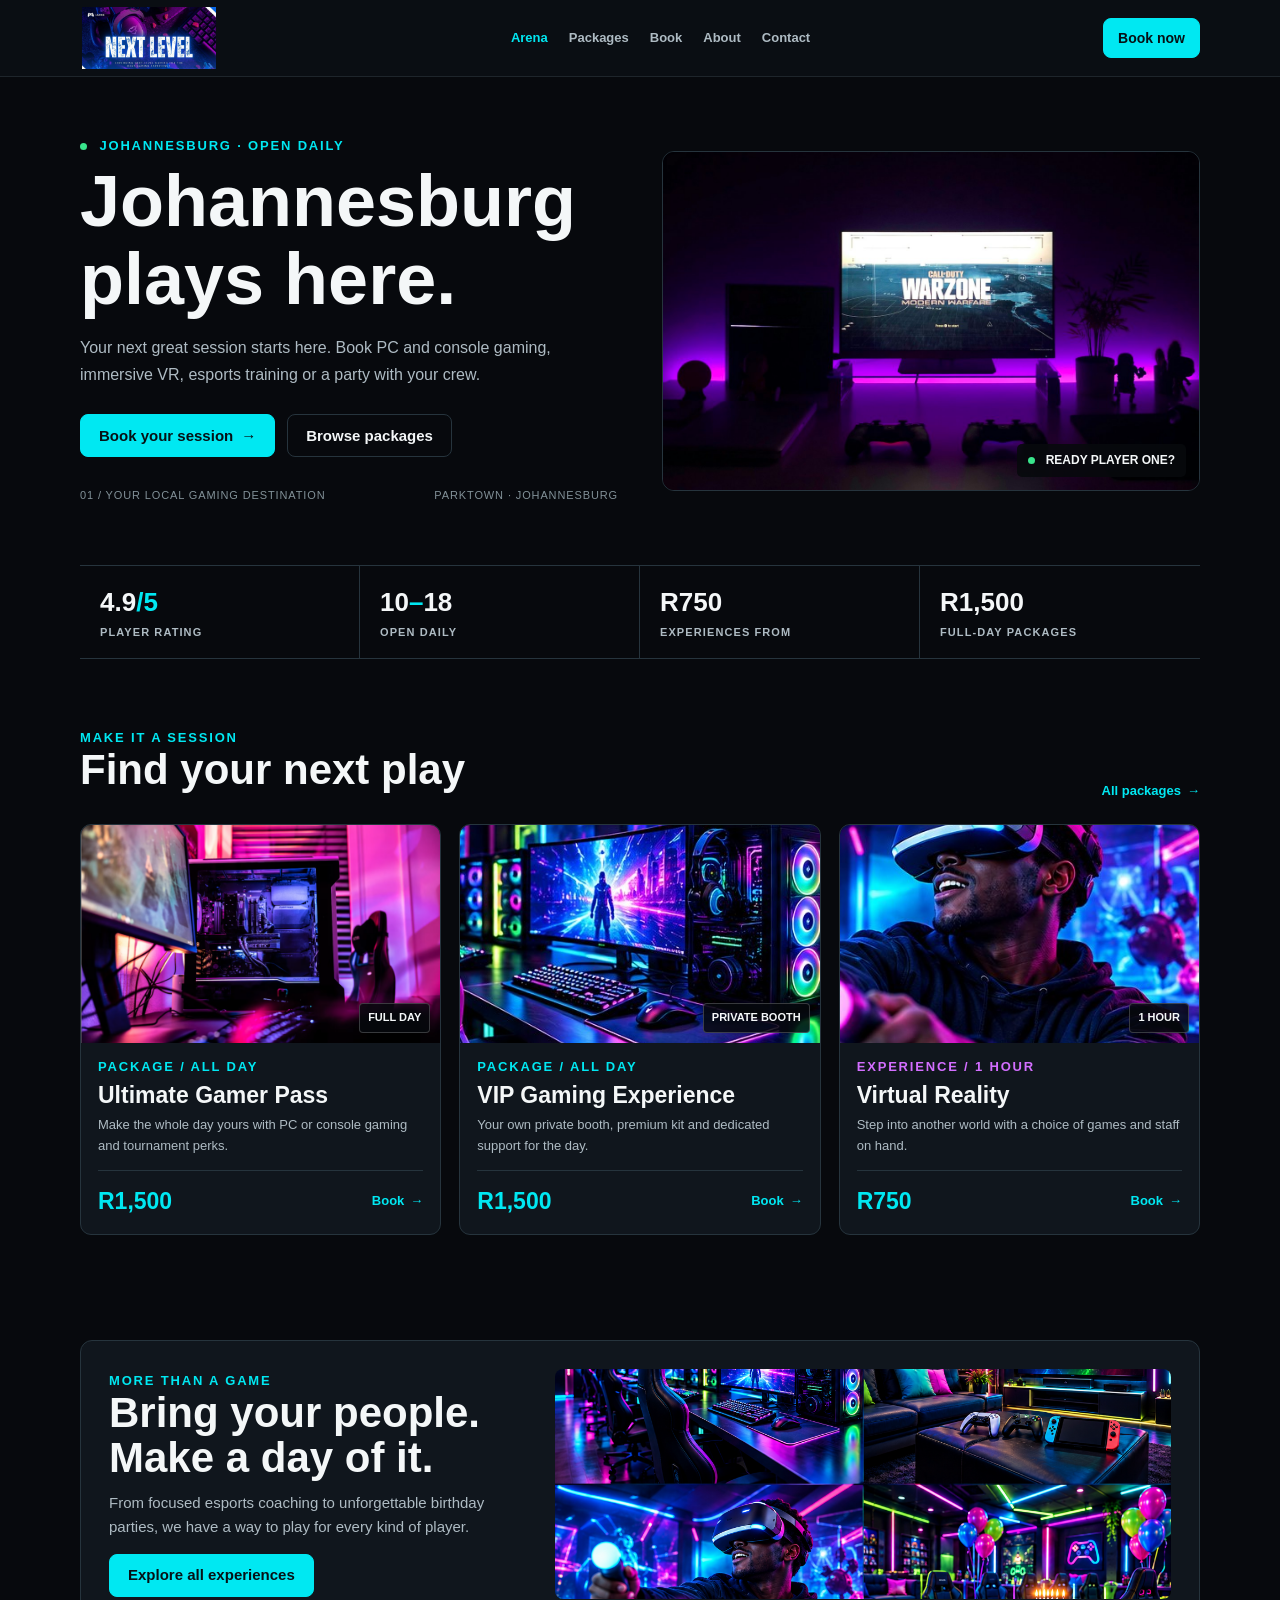
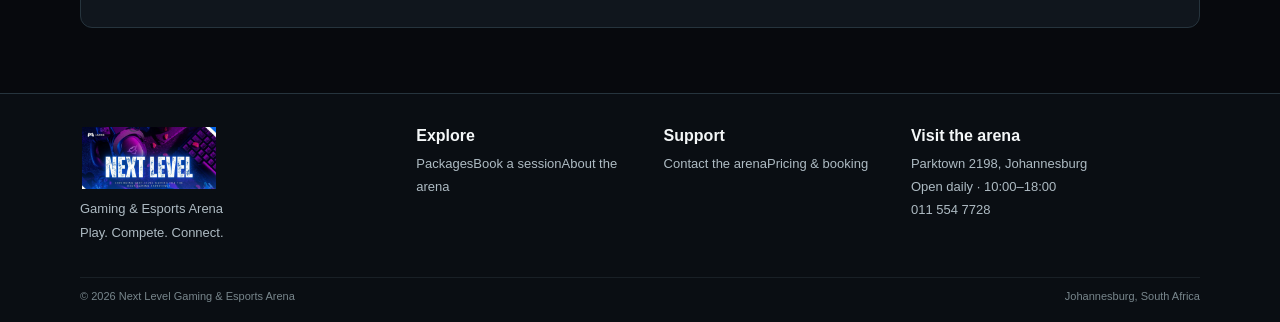
<file: index.html>
<!doctype html>
<html lang="en">
<head>
  <link rel="stylesheet" href="style.css">
  <meta charset="utf-8">
  <meta name="viewport" content="width=device-width, initial-scale=1">
  <meta name="theme-color" content="#07090d">
  <meta name="description" content="Play, compete and connect at Next Level Gaming & Esports Arena in Johannesburg.">
  <title>Next Level Gaming &amp; Esports Arena | Johannesburg</title>
  <link rel="preconnect" href="https://fonts.googleapis.com">
  <link rel="preconnect" href="https://fonts.gstatic.com" crossorigin>
  <script src="js/script.js" defer></script>
</head>
<body>
  <a class="skip-link" href="#main">Skip to content</a>
  <header class="site-header">
    <div class="container header-inner">
      <a class="brand" href="index.html" aria-label="Next Level Arena home"><img class="brand-logo" src="assets/next-level-logo.png" alt="Next Level Gaming"></a>
      <button class="menu-toggle" type="button" aria-expanded="false" aria-controls="site-nav">Menu</button>
      <nav class="site-nav" id="site-nav" aria-label="Main navigation">
        <a href="index.html" aria-current="page">Arena</a><a href="packages.html">Packages</a><a href="fees.html">Book</a><a href="about.html">About</a><a href="contact.html">Contact</a>
      </nav>
      <div class="header-actions"><a class="button button-primary button-small" href="fees.html">Book now</a></div>
    </div>
  </header>

  <main id="main">
    <section class="container hero">
      <div class="hero-copy">
        <p class="eyebrow"><span class="status-dot"></span> JOHANNESBURG · OPEN DAILY</p>
        <h1>Johannesburg<br>plays here.</h1>
        <p class="lead">Your next great session starts here. Book PC and console gaming, immersive VR, esports training or a party with your crew.</p>
        <div class="button-row"><a class="button button-primary" href="fees.html">Book your session <span aria-hidden="true">→</span></a><a class="button button-outline" href="packages.html">Browse packages</a></div>
        <div class="hero-note"><span>01 / YOUR LOCAL GAMING DESTINATION</span><span>PARKTOWN · JOHANNESBURG</span></div>
      </div>
      <div class="hero-art">
        <img src="assets/gaming-setup.jpg" alt="Neon-lit gaming station at Next Level Arena">
        <div class="image-caption"><span class="status-dot"></span> READY PLAYER ONE?</div>
      </div>
    </section>

    <section class="container quick-facts" aria-label="Arena information">
      <div><strong>4.9<span class="accent">/5</span></strong><span>PLAYER RATING</span></div>
      <div><strong>10<span class="accent">–</span>18</strong><span>OPEN DAILY</span></div>
      <div><strong>R750</strong><span>EXPERIENCES FROM</span></div>
      <div><strong>R1,500</strong><span>FULL-DAY PACKAGES</span></div>
    </section>

    <section class="container section-block">
      <div class="section-heading"><div><p class="eyebrow">MAKE IT A SESSION</p><h2>Find your next play</h2></div><a class="text-link" href="packages.html">All packages <span aria-hidden="true">→</span></a></div>
      <div class="package-grid package-grid-home">
        <article class="package-card">
          <a class="package-image" href="fees.html?package=gamer-pass"><img src="assets/gamerpass.jpg" alt="High-performance PC gaming station"><span class="image-tag">FULL DAY</span></a>
          <div class="package-content"><p class="eyebrow">PACKAGE <span class="divider">/</span> ALL DAY</p><h3>Ultimate Gamer Pass</h3><p>Make the whole day yours with PC or console gaming and tournament perks.</p><div class="card-bottom"><strong class="price">R1,500</strong><a class="text-link" href="fees.html?package=gamer-pass">Book <span aria-hidden="true">→</span></a></div></div>
        </article>
        <article class="package-card">
          <a class="package-image" href="fees.html?package=vip"><img src="assets/pc-gaming.jpg" alt="Premium gaming PC and peripherals"><span class="image-tag">PRIVATE BOOTH</span></a>
          <div class="package-content"><p class="eyebrow">PACKAGE <span class="divider">/</span> ALL DAY</p><h3>VIP Gaming Experience</h3><p>Your own private booth, premium kit and dedicated support for the day.</p><div class="card-bottom"><strong class="price">R1,500</strong><a class="text-link" href="fees.html?package=vip">Book <span aria-hidden="true">→</span></a></div></div>
        </article>
        <article class="package-card">
          <a class="package-image" href="fees.html?package=vr"><img src="assets/vr-experience.jpg" alt="Player immersed in a virtual reality game"><span class="image-tag">1 HOUR</span></a>
          <div class="package-content"><p class="eyebrow eyebrow-purple">EXPERIENCE <span class="divider">/</span> 1 HOUR</p><h3>Virtual Reality</h3><p>Step into another world with a choice of games and staff on hand.</p><div class="card-bottom"><strong class="price price-purple">R750</strong><a class="text-link" href="fees.html?package=vr">Book <span aria-hidden="true">→</span></a></div></div>
        </article>
      </div>
    </section>

    <section class="container feature-band">
      <div><p class="eyebrow">MORE THAN A GAME</p><h2>Bring your people.<br>Make a day of it.</h2><p>From focused esports coaching to unforgettable birthday parties, we have a way to play for every kind of player.</p><a class="button button-primary" href="packages.html">Explore all experiences</a></div>
      <img src="assets/package-promos.png" alt="PC gaming, console, VR and party experiences at Next Level Arena">
    </section>
  </main>

  <footer class="site-footer"><div class="container footer-grid">
    <div><a class="brand" href="index.html"><img class="brand-logo" src="assets/next-level-logo.png" alt="Next Level Gaming"></a><p>Gaming &amp; Esports Arena<br>Play. Compete. Connect.</p></div>
    <nav aria-label="Explore"><h2>Explore</h2><a href="packages.html">Packages</a><a href="fees.html">Book a session</a><a href="about.html">About the arena</a></nav>
    <nav aria-label="Support"><h2>Support</h2><a href="contact.html">Contact the arena</a><a href="fees.html">Pricing &amp; booking</a></nav>
    <address><h2>Visit the arena</h2>Parktown 2198, Johannesburg<br>Open daily · 10:00–18:00<br><a href="tel:+27115547728">011 554 7728</a></address>
  </div><div class="container footer-bottom"><span>© 2026 Next Level Gaming &amp; Esports Arena</span><span>Johannesburg, South Africa</span></div></footer>
</body>
</html>
</file>
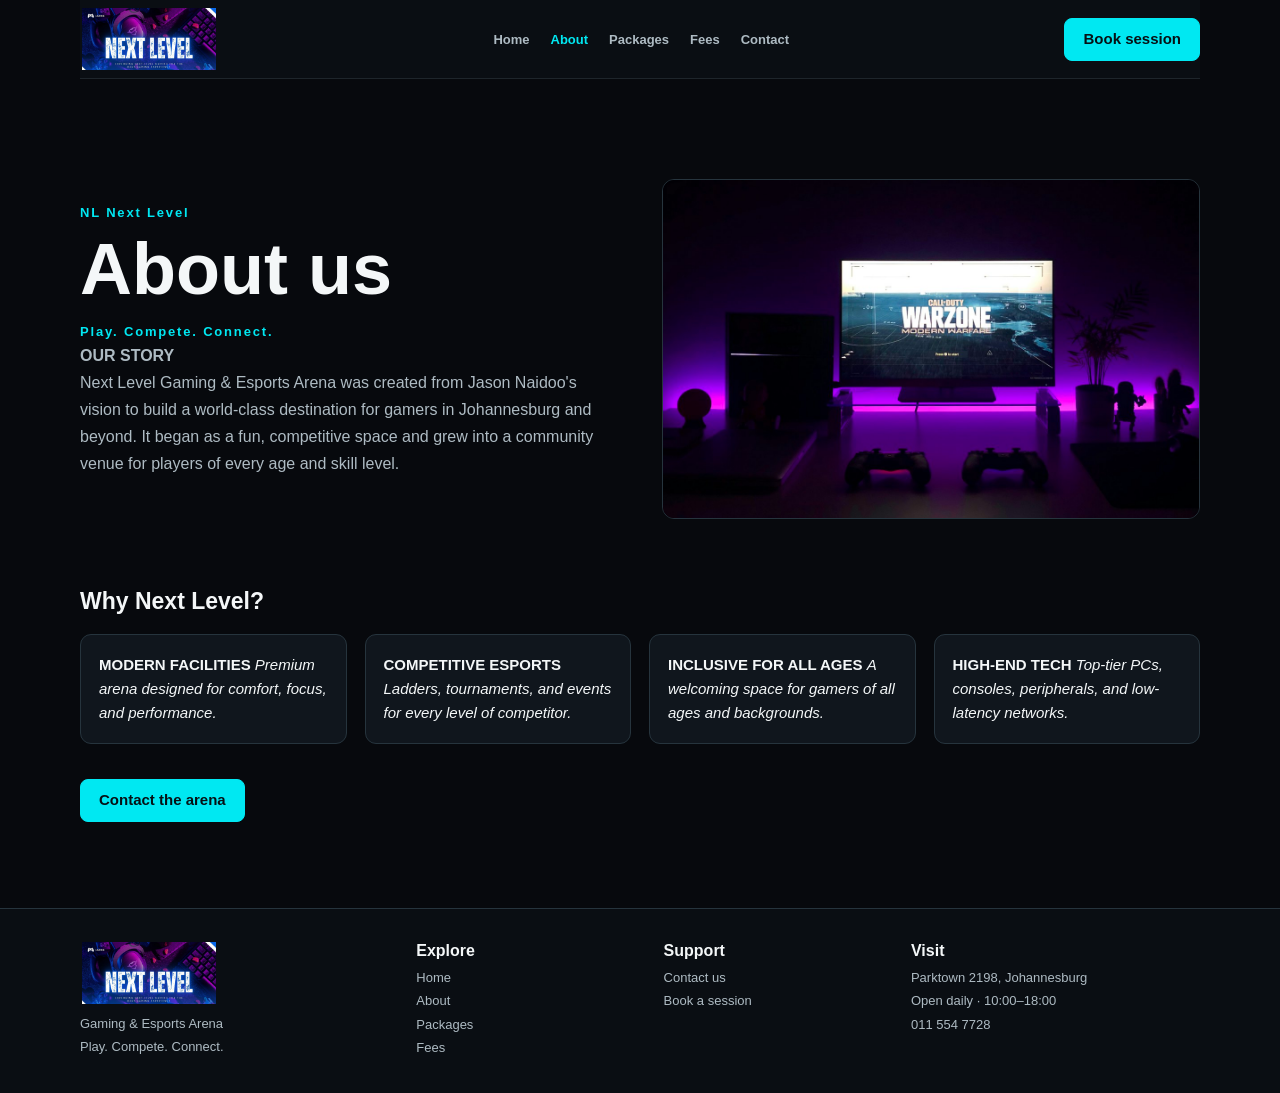
<file: about.html>
<!DOCTYPE html>
<html lang="en">
<head>
<link rel="stylesheet" href="style.css">
<meta charset="UTF-8">
<meta name="viewport" content="width=device-width, initial-scale=1">
<title>About us — Next Level Arena</title>
<link rel="preconnect" href="https://fonts.googleapis.com">
<link rel="preconnect" href="https://fonts.gstatic.com" crossorigin>

<script src="js/script.js" defer></script>
</head>
<body>
<a class="skip-link" href="#main">Skip to content</a>

<header class="site-header container">
  <a class="logo" href="index.html" aria-label="Next Level Arena home"><img class="brand-logo" src="assets/next-level-logo.png" alt="Next Level Gaming"></a>
  <nav class="main-nav" aria-label="Main">
    <ul>
      <li><a href="index.html">Home</a></li>
      <li><a href="about.html" aria-current="page">About</a></li>
      <li><a href="packages.html">Packages</a></li>
      <li><a href="fees.html">Fees</a></li>
      <li><a href="contact.html">Contact</a></li>
    </ul>
  </nav>
  <div class="header-actions">
    <a class="btn btn-primary" href="fees.html">Book session</a>
  </div>
</header>

<!-- Arena story and highlights. -->
<main id="main" class="container">

  <section class="hero">
    <div>
      <p class="eyebrow">NL Next Level</p>
      <h1>About us</h1>
      <p class="eyebrow">Play. Compete. Connect.</p>
      <p class="lead">
        <strong>OUR STORY</strong><br>
        Next Level Gaming &amp; Esports Arena was created from Jason Naidoo's vision to build a world-class destination for gamers in Johannesburg and beyond. It began as a fun, competitive space and grew into a community venue for players of every age and skill level.</p>
    </div>
    <img src="assets/gaming-setup.jpg" alt="Gaming setup at Next Level Arena">
  </section>

  <h3>Why Next Level?</h3>
  <div class="grid grid-4">
    <div class="card">
      <b>MODERN FACILITIES</b>
      <i>Premium arena designed for comfort, focus, and performance.</i>
    </div>
    <div class="card">
      <b>COMPETITIVE ESPORTS</b>
      <i>Ladders, tournaments, and events for every level of competitor.</i>
    </div>
    <div class="card">
      <b>INCLUSIVE FOR ALL AGES</b>
      <i>A welcoming space for gamers of all ages and backgrounds.</i>
    </div>
    <div class="card">
      <b>HIGH-END TECH</b>
      <i>Top-tier PCs, consoles, peripherals, and low-latency networks.</i>
    </div>
  </div>

  <div>
    <a class="btn btn-primary" href="contact.html">Contact the arena</a>
  </div>

</main>

<footer class="site-footer">
  <div class="container footer-grid">
    <div>
      <a class="logo" href="index.html" aria-label="Next Level Arena home"><img class="brand-logo" src="assets/next-level-logo.png" alt="Next Level Gaming"></a>
      <p>Gaming &amp; Esports Arena<br>Play. Compete. Connect.</p>
    </div>
    <nav aria-label="Explore">
      <h4>Explore</h4>
      <ul>
        <li><a href="index.html">Home</a></li>
        <li><a href="about.html">About</a></li>
        <li><a href="packages.html">Packages</a></li>
        <li><a href="fees.html">Fees</a></li>
      </ul>
    </nav>
    <nav aria-label="Support">
      <h4>Support</h4>
      <ul>
        <li><a href="contact.html">Contact us</a></li>
        <li><a href="fees.html">Book a session</a></li>
      </ul>
    </nav>
    <address>
      <h4>Visit</h4>
      Parktown 2198, Johannesburg<br>
      Open daily · 10:00–18:00<br>
      <a href="tel:+27115547728">011 554 7728</a>
    </address>
  </div>
</footer>
</body>
</html>
</file>
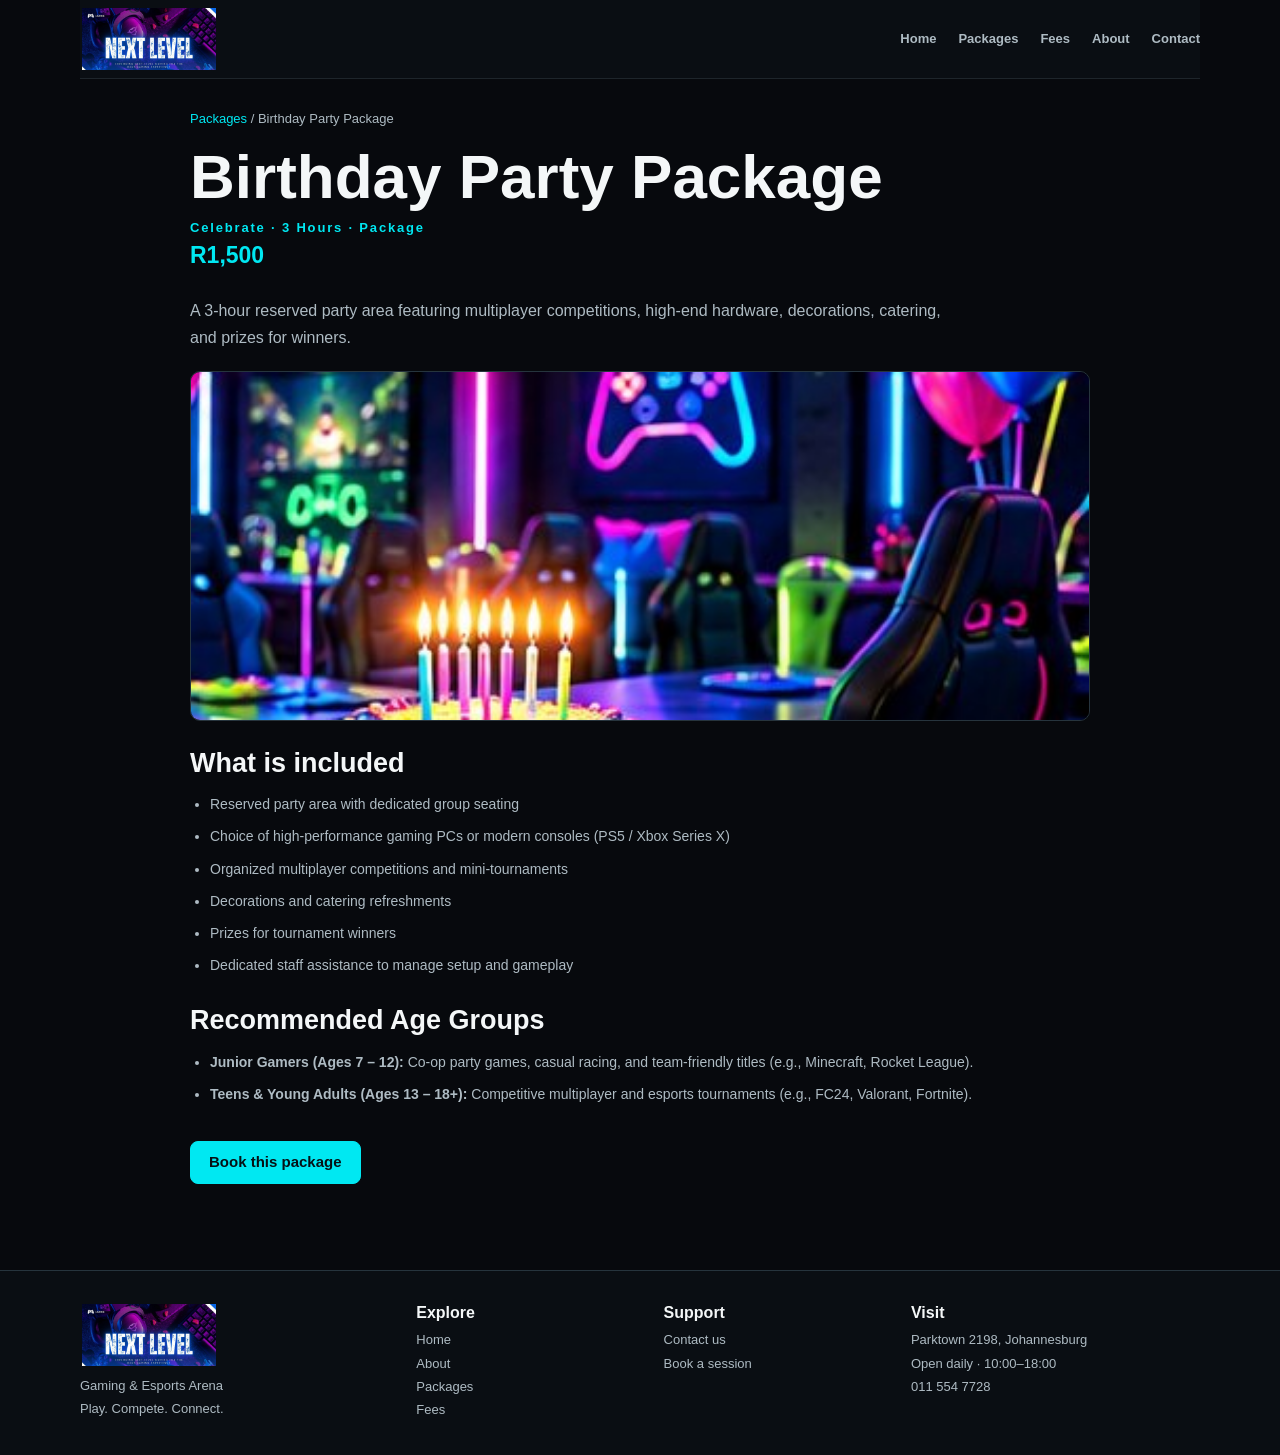
<file: Birthday Party package.html>
<!DOCTYPE html>
<html lang="en">
<head>
  <link rel="stylesheet" href="style.css">
  <meta charset="utf-8" />
  <meta name="viewport" content="width=device-width, initial-scale=1" />
  <title>Birthday Party Package | Next Level</title>
  <link rel="preconnect" href="https://fonts.googleapis.com">
  <link rel="preconnect" href="https://fonts.gstatic.com" crossorigin>
  <script src="js/script.js" defer></script>
</head>
<body>
  <!-- Site header provides links back to the main sections of the website. -->
  <a class="skip-link" href="#main">Skip to content</a>
  <header class="site-header container">
    <a class="logo" href="index.html" aria-label="Next Level Arena home"><img class="brand-logo" src="assets/next-level-logo.png" alt="Next Level Gaming"></a>
    <nav>
      <a href="index.html">Home</a>
      <a href="packages.html">Packages</a>
      <a href="fees.html">Fees</a>
      <a href="about.html">About</a>
      <a href="contact.html">Contact</a>
    </nav>
  
  </header>

  <!-- Main package details: duration, price, and a short description of the party. -->
  <main id="main" class="container detail-page">
    <!-- Breadcrumb returns visitors to the complete package and experience listing. -->
    <p class="crumb"><a href="packages.html">Packages</a> / Birthday Party Package</p>
    <h1>Birthday Party Package</h1>
    <p class="eyebrow">Celebrate · 3 Hours · Package</p>
    <p class="price">R1,500</p>
    <p class="lead">A 3-hour reserved party area featuring multiplayer competitions, high-end hardware, decorations, catering, and prizes for winners.</p>
    <img class="detail-image" src="assets/birthday-party.jpg" alt="Birthday party with gaming and refreshments">
    
    <!-- List the venue, gaming, refreshments, and staff support included in the package. -->
    <h2>What is included</h2>
    <ul class="bullets">
      <li>Reserved party area with dedicated group seating</li>
      <li>Choice of high-performance gaming PCs or modern consoles (PS5 / Xbox Series X)</li>
      <li>Organized multiplayer competitions and mini-tournaments</li>
      <li>Decorations and catering refreshments</li>
      <li>Prizes for tournament winners</li>
      <li>Dedicated staff assistance to manage setup and gameplay</li>
    </ul>

    <!-- Give families examples of suitable activities for each age group. -->
    <h2>Recommended Age Groups</h2>
    <ul class="bullets">
      <li><strong>Junior Gamers (Ages 7 – 12):</strong> Co-op party games, casual racing, and team-friendly titles (e.g., Minecraft, Rocket League).</li>
      <li><strong>Teens & Young Adults (Ages 13 – 18+):</strong> Competitive multiplayer and esports tournaments (e.g., FC24, Valorant, Fortnite).</li>
    </ul>

    <!-- Booking link takes visitors to the session booking page. -->
    <div>
      <a class="btn btn-primary" href="fees.html?package=birthday">Book this package</a>
    </div>
  </main>

  <!-- Footer repeats venue branding and offers a contact link for party quotes. -->
  <footer class="site-footer">
    <div class="container footer-grid">
      <div>
        <a class="logo" href="index.html" aria-label="Next Level Arena home"><img class="brand-logo" src="assets/next-level-logo.png" alt="Next Level Gaming"></a>
        <p>Gaming &amp; Esports Arena<br>Play. Compete. Connect.</p>
      </div>
      <nav aria-label="Explore">
        <h4>Explore</h4>
        <ul>
          <li><a href="index.html">Home</a></li>
          <li><a href="about.html">About</a></li>
          <li><a href="packages.html">Packages</a></li>
          <li><a href="fees.html">Fees</a></li>
        </ul>
      </nav>
      <nav aria-label="Support">
        <h4>Support</h4>
        <ul>
          <li><a href="contact.html">Contact us</a></li>
          <li><a href="fees.html">Book a session</a></li>
        </ul>
      </nav>
      <address>
        <h4>Visit</h4>
        Parktown 2198, Johannesburg<br>
        Open daily · 10:00–18:00<br>
        <a href="tel:+27115547728">011 554 7728</a>
      </address>
    </div>
  </footer>
</body>
</html>
</file>
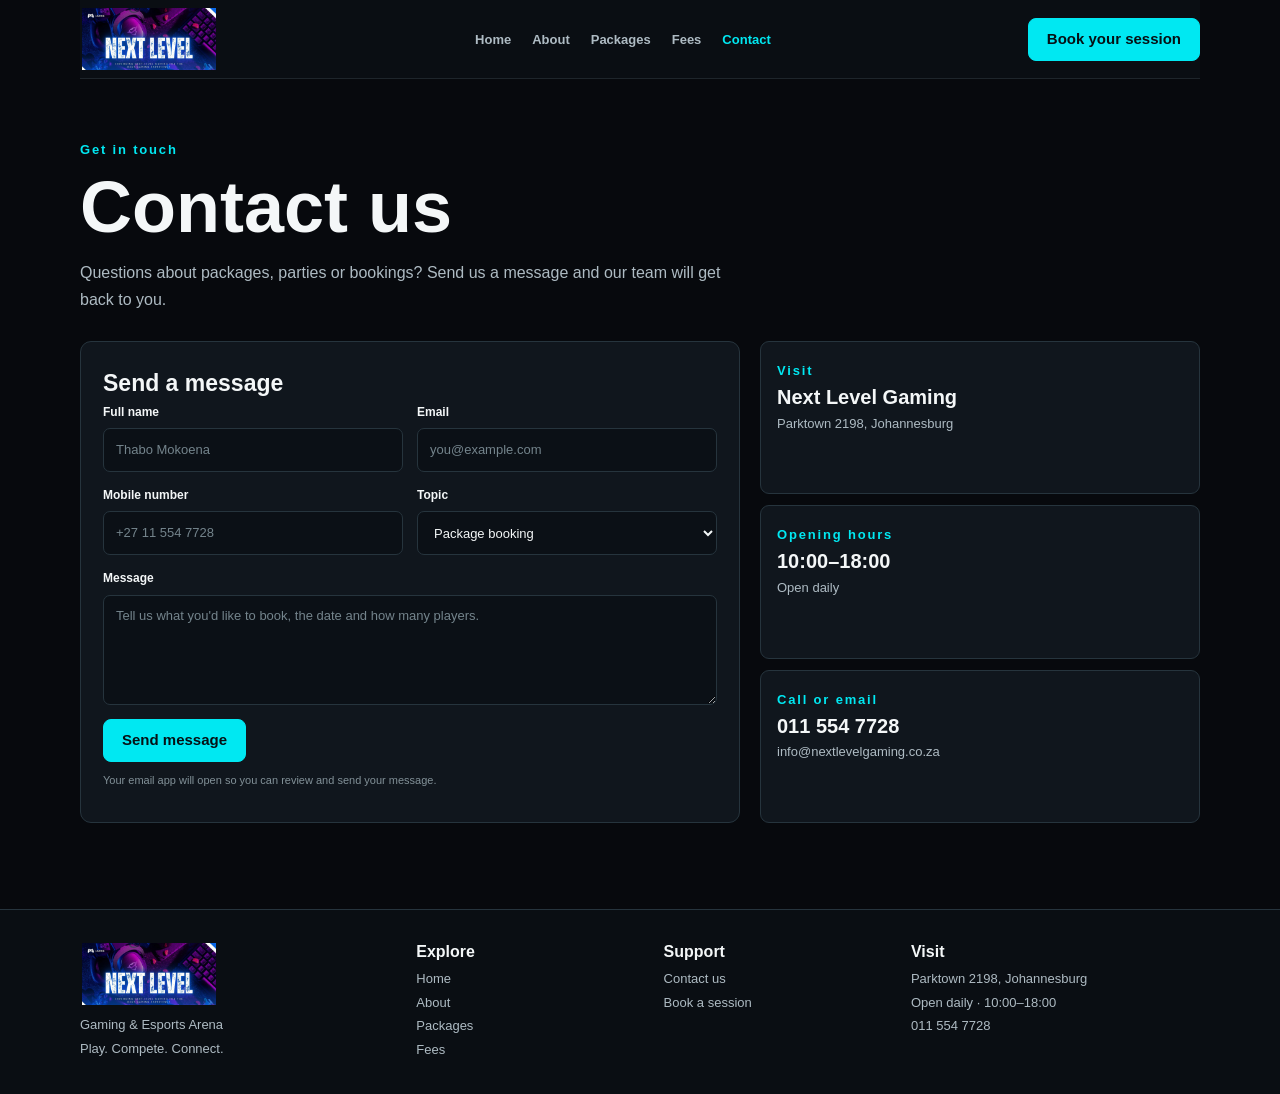
<file: contact.html>
<!DOCTYPE html>
<html lang="en">
<head>
  <link rel="stylesheet" href="style.css">
  <meta charset="UTF-8">
  <meta name="viewport" content="width=device-width, initial-scale=1.0">
  <title>Contact | Next Level Gaming</title>
  <link rel="preconnect" href="https://fonts.googleapis.com">
  <link rel="preconnect" href="https://fonts.gstatic.com" crossorigin>
  <script src="js/script.js" defer></script>
</head>
<body>
  <a class="skip-link" href="#main">Skip to content</a>
  <header class="site-header container">
    <a class="logo" href="index.html" aria-label="Next Level Arena home"><img class="brand-logo" src="assets/next-level-logo.png" alt="Next Level Gaming"></a>
    <nav class="main-nav" aria-label="Main">
      <ul>
        <li><a href="index.html">Home</a></li>
        <li><a href="about.html">About</a></li>
        <li><a href="packages.html">Packages</a></li>
        <li><a href="fees.html">Fees</a></li>
        <li><a href="contact.html" aria-current="page">Contact</a></li>
      </ul>
    </nav>
    <div class="header-actions">
      <a href="fees.html" class="btn btn-primary">Book your session</a>
    </div>
  </header>

  <!-- Contact form and venue contact information. -->
  <main id="main" class="container">
    <section class="page-head">
      <span class="eyebrow">Get in touch</span>
      <h1>Contact us</h1>
      <p class="lead">Questions about packages, parties or bookings? Send us a message and our team will get back to you.</p>
    </section>

    <div class="contact-grid">
      <section class="card">
        <form action="mailto:info@nextlevelgaming.co.za" method="post" enctype="text/plain">
          <h2>Send a message</h2>
          <div class="row">
            <div class="field"><label for="name">Full name</label><input id="name" name="name" placeholder="Thabo Mokoena" required></div>
            <div class="field"><label for="email">Email</label><input id="email" name="email" type="email" placeholder="you@example.com" required></div>
          </div>
          <div class="row">
            <div class="field"><label for="phone">Mobile number</label><input id="phone" name="phone" type="tel" placeholder="+27 11 554 7728"></div>
            <div class="field">
              <label for="topic">Topic</label>
              <select id="topic" name="topic">
                <option>Package booking</option>
                <option>Individual experience</option>
                <option>Gaming party</option>
                <option>Other question</option>
              </select>
            </div>
          </div>
          <div class="field"><label for="message">Message</label><textarea id="message" name="message" placeholder="Tell us what you'd like to book, the date and how many players." required></textarea></div>
          <button type="submit" class="btn btn-primary">Send message</button>
          <p class="form-note">Your email app will open so you can review and send your message.</p>
        </form>
      </section>

      <aside class="info" aria-label="Venue details">
        <div class="info-item"><span class="eyebrow">Visit</span><h3>Next Level Gaming</h3><p>Parktown 2198, Johannesburg</p></div>
        <div class="info-item"><span class="eyebrow">Opening hours</span><h3>10:00–18:00</h3><p>Open daily</p></div>
        <div class="info-item"><span class="eyebrow">Call or email</span><h3><a href="tel:+27115547728">011 554 7728</a></h3><p><a href="mailto:info@nextlevelgaming.co.za">info@nextlevelgaming.co.za</a></p></div>
      </aside>
    </div>
  </main>

  <footer class="site-footer">
    <div class="container footer-grid">
      <div>
        <a class="logo" href="index.html" aria-label="Next Level Arena home"><img class="brand-logo" src="assets/next-level-logo.png" alt="Next Level Gaming"></a>
        <p>Gaming &amp; Esports Arena<br>Play. Compete. Connect.</p>
      </div>
      <nav aria-label="Explore">
        <h4>Explore</h4>
        <ul>
          <li><a href="index.html">Home</a></li>
          <li><a href="about.html">About</a></li>
          <li><a href="packages.html">Packages</a></li>
          <li><a href="fees.html">Fees</a></li>
        </ul>
      </nav>
      <nav aria-label="Support">
        <h4>Support</h4>
        <ul>
          <li><a href="contact.html">Contact us</a></li>
          <li><a href="fees.html">Book a session</a></li>
        </ul>
      </nav>
      <address>
        <h4>Visit</h4>
        Parktown 2198, Johannesburg<br>
        Open daily · 10:00–18:00<br>
        <a href="tel:+27115547728">011 554 7728</a>
      </address>
    </div>
  </footer>
</body>
</html>
</file>
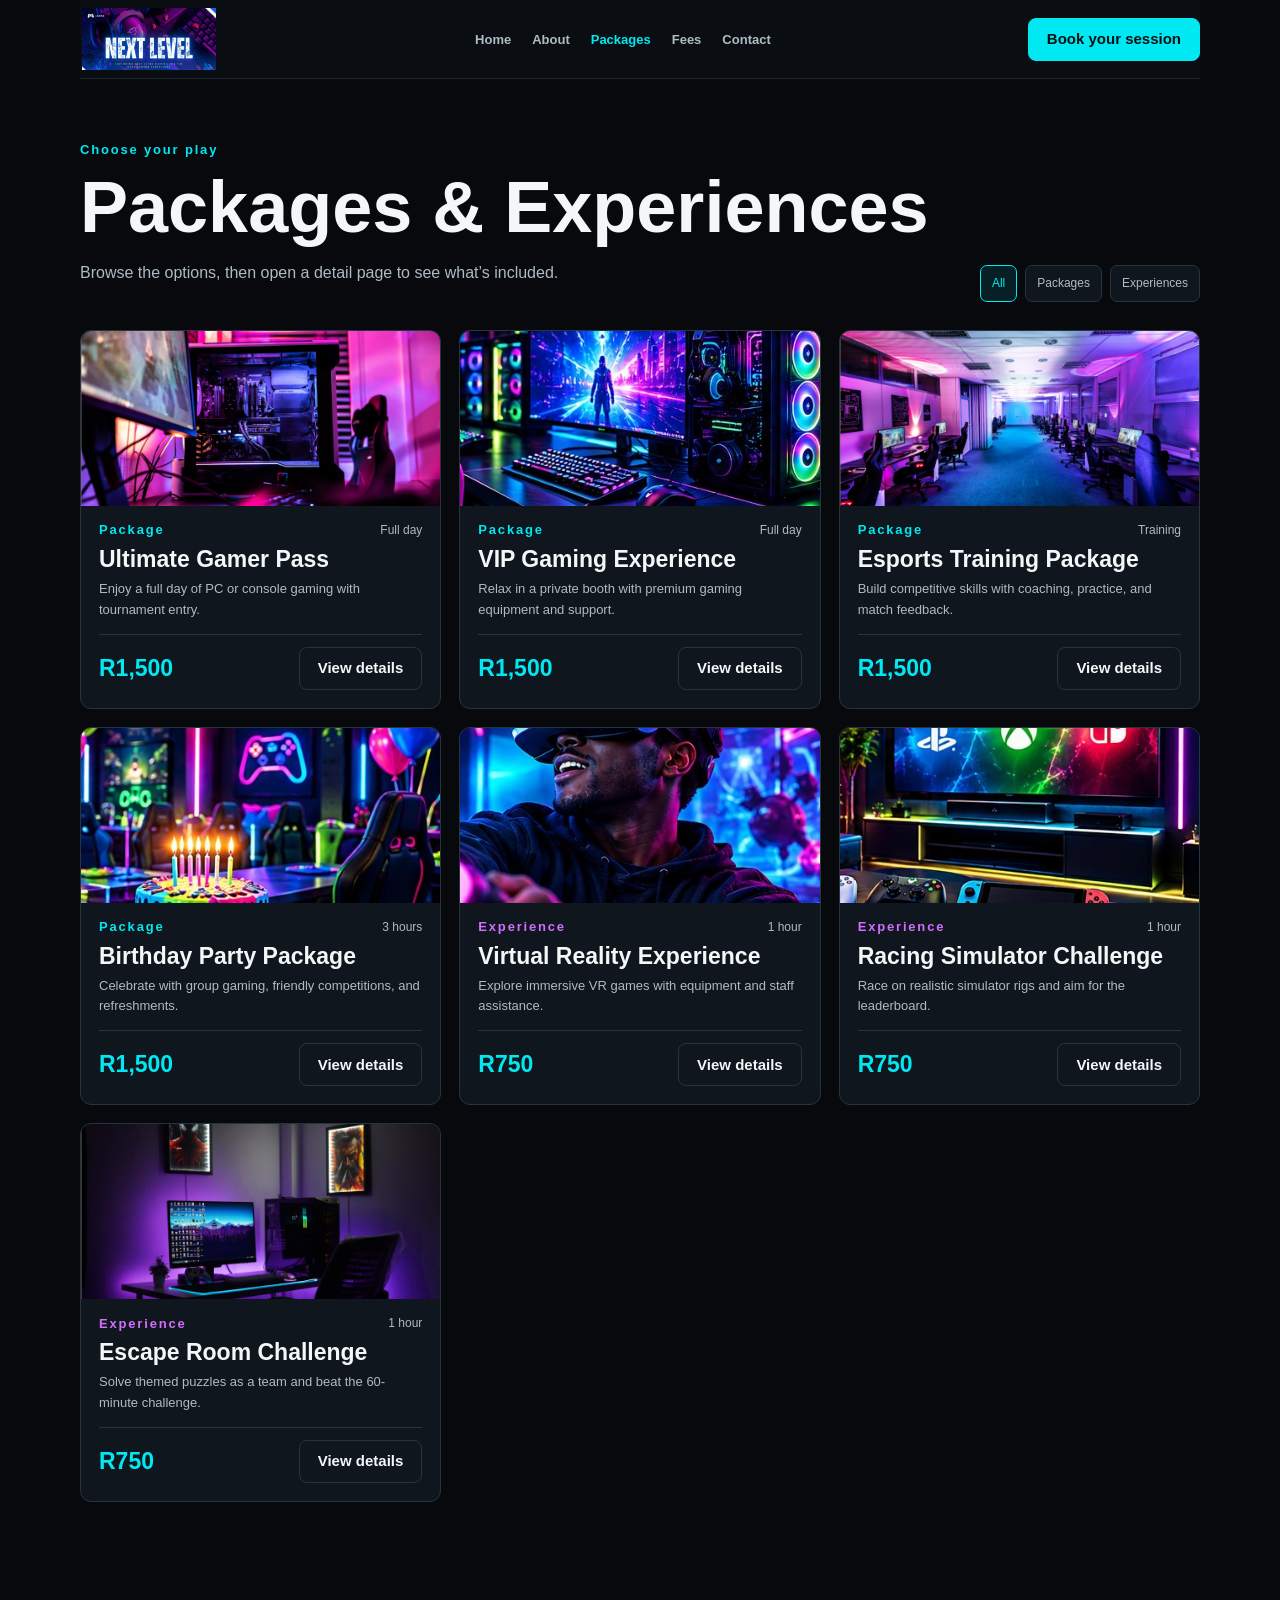
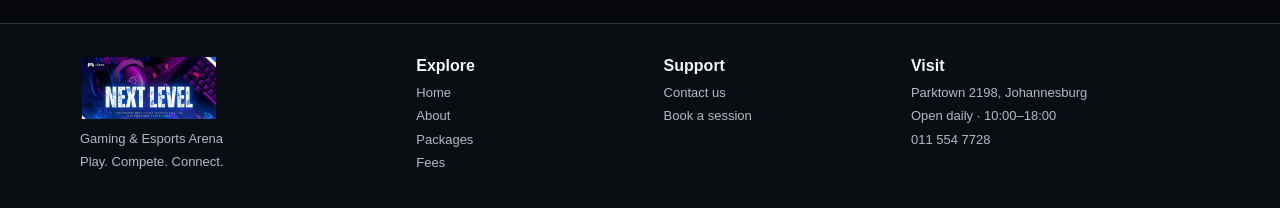
<file: courses.html>
<!DOCTYPE html>
<html lang="en">
<head>
  <link rel="stylesheet" href="style.css">
  <meta charset="UTF-8">
  <meta http-equiv="refresh" content="0; url=packages.html">
  <meta name="viewport" content="width=device-width, initial-scale=1">
  <title>Packages | Next Level</title>
</head>
<body>
  <!-- Keep the previous listing URL pointing to the current packages page. -->
  <p>The package listing has moved. <a href="packages.html">View packages and experiences</a>.</p>
</body>
</html>
</file>
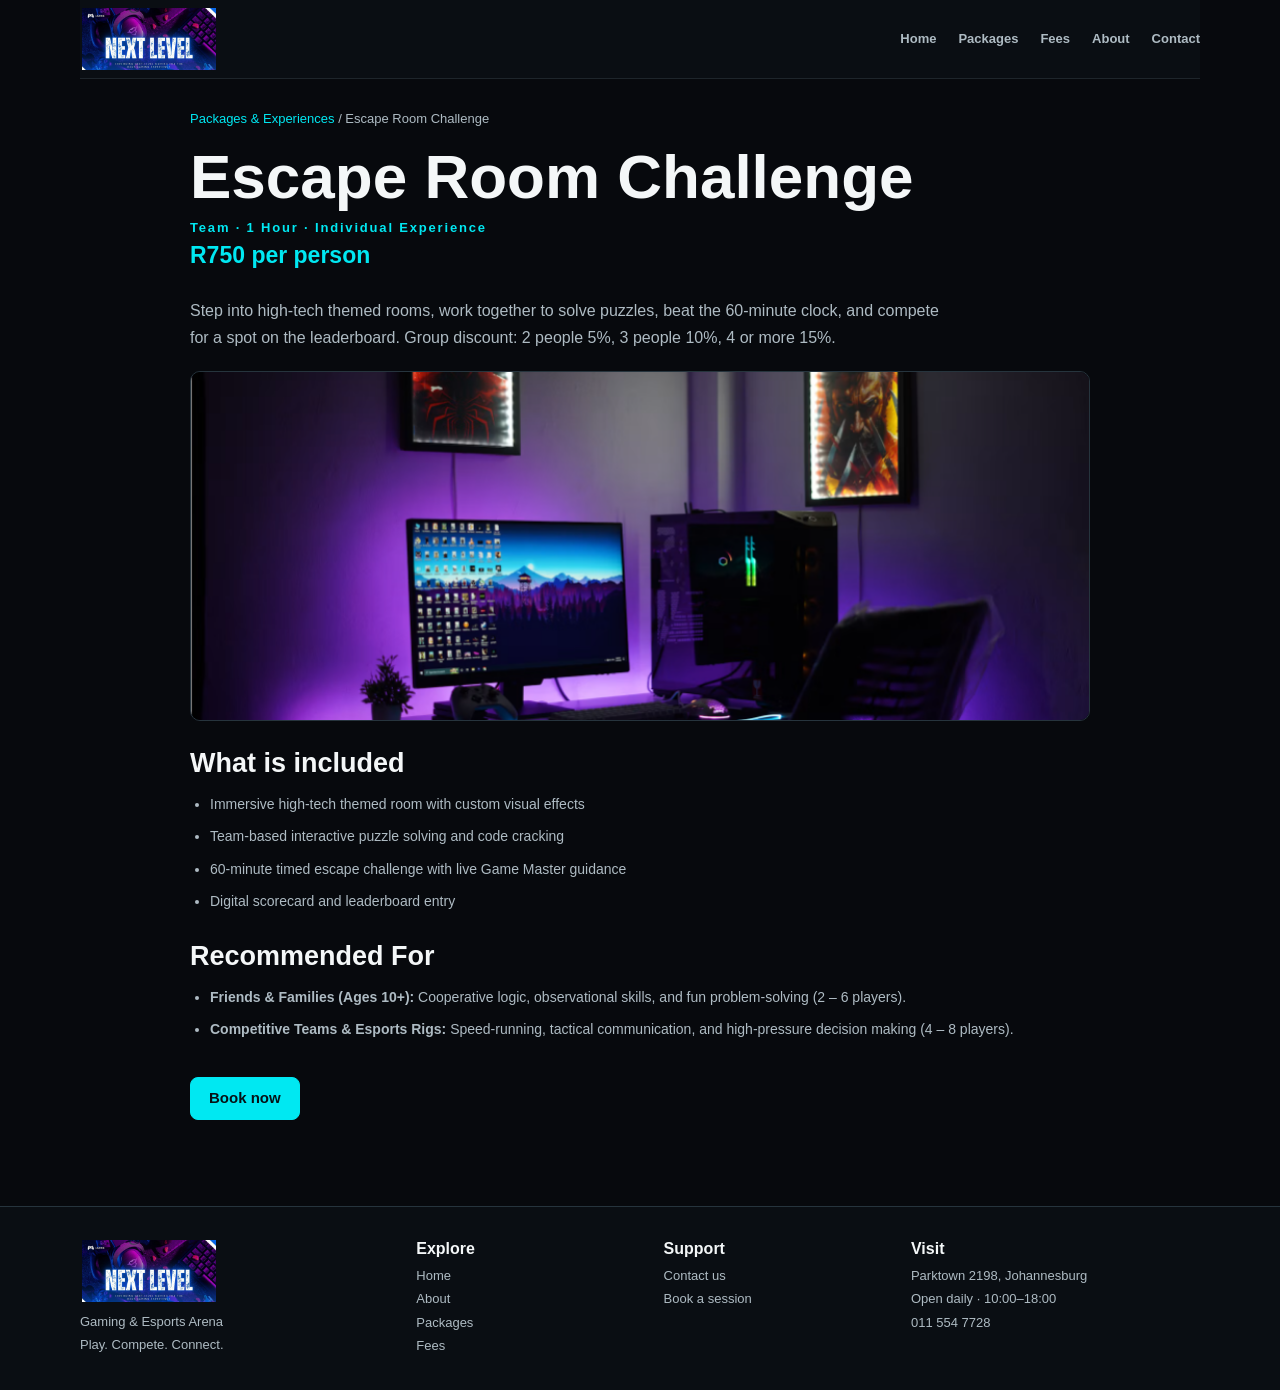
<file: Escape Room challenge.html>
<!DOCTYPE html>
<html lang="en">
<head>
  <link rel="stylesheet" href="style.css">
  <meta charset="utf-8" />
  <meta name="viewport" content="width=device-width, initial-scale=1" />
  <title>Escape Room Challenge | Next Level</title>
  <link rel="preconnect" href="https://fonts.googleapis.com">
  <link rel="preconnect" href="https://fonts.gstatic.com" crossorigin>
  <script src="js/script.js" defer></script>
</head>
<body>
  <a class="skip-link" href="#main">Skip to content</a>
  <header class="site-header container">
    <a class="logo" href="index.html" aria-label="Next Level Arena home"><img class="brand-logo" src="assets/next-level-logo.png" alt="Next Level Gaming"></a>
    <nav>
      <a href="index.html">Home</a>
      <a href="packages.html">Packages</a>
      <a href="fees.html">Fees</a>
      <a href="about.html">About</a>
      <a href="contact.html">Contact</a>
    </nav>

    </header>
  <!-- Challenge overview, inclusions, and booking link. -->
  <main id="main" class="container detail-page">
    <p class="crumb"><a href="packages.html">Packages &amp; Experiences</a> / Escape Room Challenge</p>
    <h1>Escape Room Challenge</h1>
    <p class="eyebrow">Team · 1 Hour · Individual Experience</p>
    <p class="price">R750 <span>per person</span></p>
    <p class="lead">Step into high-tech themed rooms, work together to solve puzzles, beat the 60-minute clock, and compete for a spot on the leaderboard. Group discount: 2 people 5%, 3 people 10%, 4 or more 15%.</p>
    <img class="detail-image" src="assets/escape-room.jpg" alt="Neon-lit escape room challenge">

    <h2>What is included</h2>
    <ul class="bullets">
      <li>Immersive high-tech themed room with custom visual effects</li>
      <li>Team-based interactive puzzle solving and code cracking</li>
      <li>60-minute timed escape challenge with live Game Master guidance</li>
      <li>Digital scorecard and leaderboard entry</li>
    </ul>

    <h2>Recommended For</h2>
    <ul class="bullets">
      <li><strong>Friends & Families (Ages 10+):</strong> Cooperative logic, observational skills, and fun problem-solving (2 – 6 players).</li>
      <li><strong>Competitive Teams & Esports Rigs:</strong> Speed-running, tactical communication, and high-pressure decision making (4 – 8 players).</li>
    </ul>

    <div>
      <a class="btn btn-primary" href="fees.html?package=escape-room">Book now</a>
    </div>

  </main>
  <footer class="site-footer">
    <div class="container footer-grid">
      <div>
        <a class="logo" href="index.html" aria-label="Next Level Arena home"><img class="brand-logo" src="assets/next-level-logo.png" alt="Next Level Gaming"></a>
        <p>Gaming &amp; Esports Arena<br>Play. Compete. Connect.</p>
      </div>
      <nav aria-label="Explore">
        <h4>Explore</h4>
        <ul>
          <li><a href="index.html">Home</a></li>
          <li><a href="about.html">About</a></li>
          <li><a href="packages.html">Packages</a></li>
          <li><a href="fees.html">Fees</a></li>
        </ul>
      </nav>
      <nav aria-label="Support">
        <h4>Support</h4>
        <ul>
          <li><a href="contact.html">Contact us</a></li>
          <li><a href="fees.html">Book a session</a></li>
        </ul>
      </nav>
      <address>
        <h4>Visit</h4>
        Parktown 2198, Johannesburg<br>
        Open daily · 10:00–18:00<br>
        <a href="tel:+27115547728">011 554 7728</a>
      </address>
    </div>
  </footer>
</body>
</html>
</file>
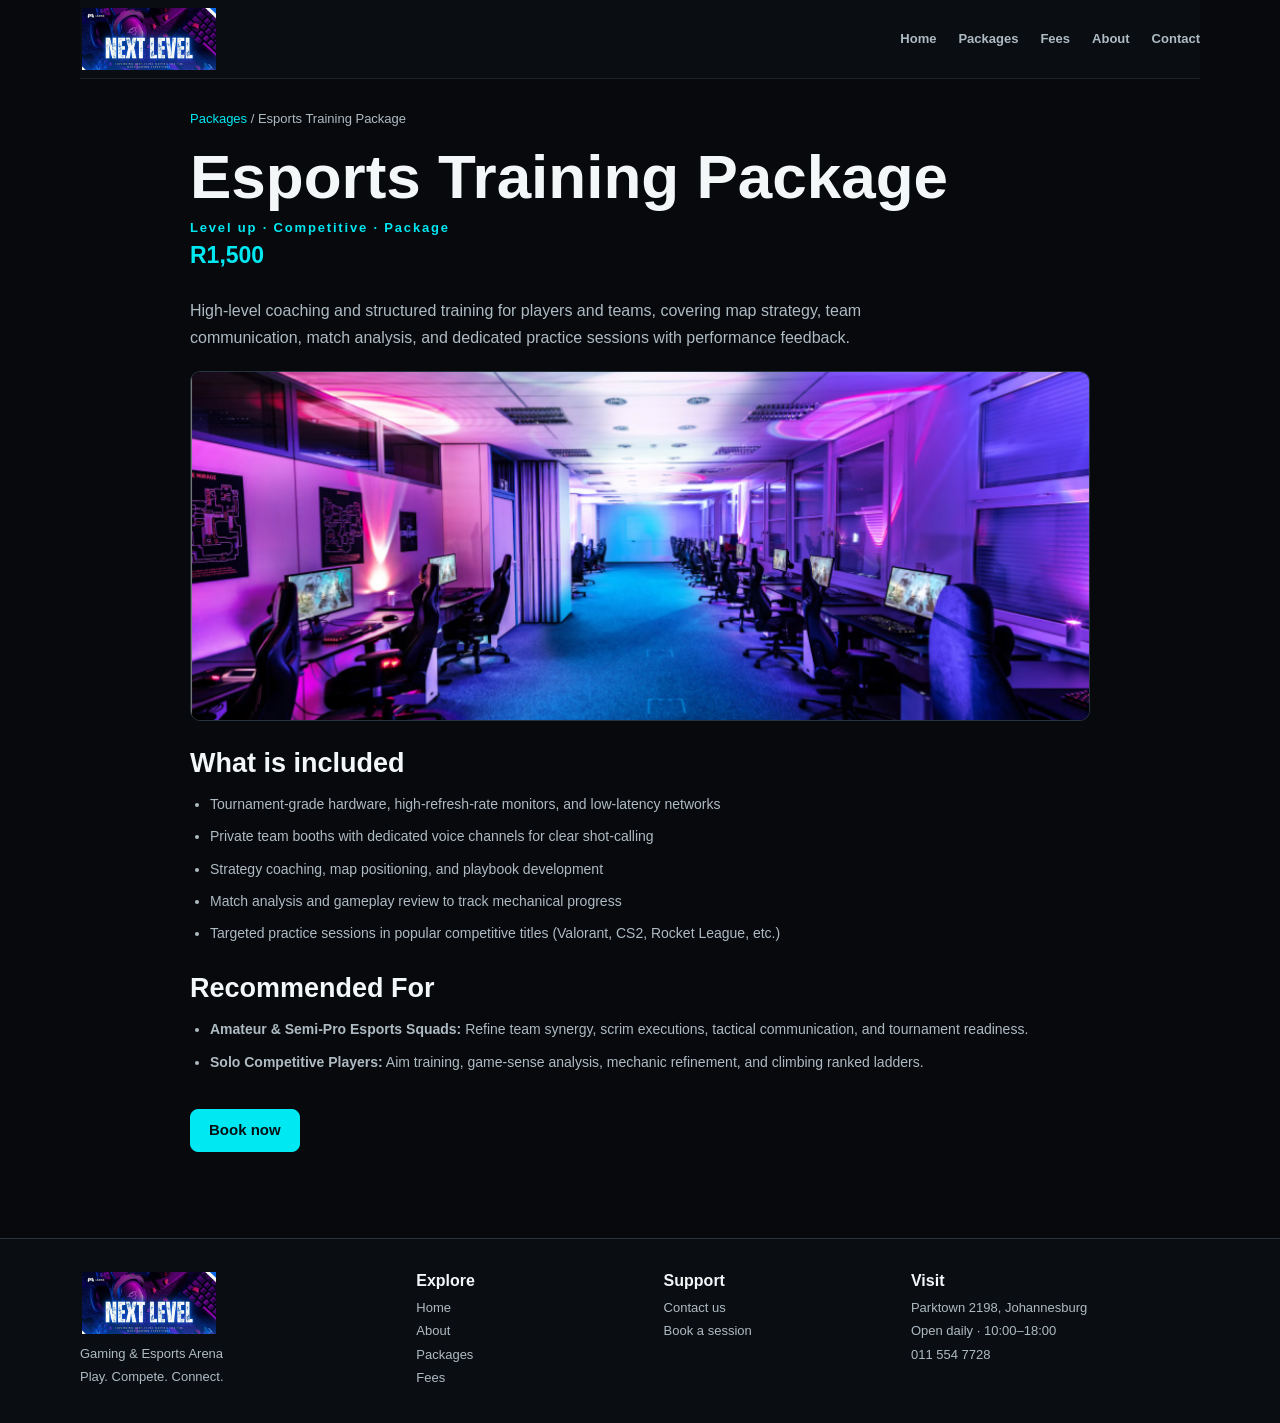
<file: Esports Training package.html>
<!DOCTYPE html>
<html lang="en">
<head>
  <link rel="stylesheet" href="style.css">
  <meta charset="utf-8" />
  <meta name="viewport" content="width=device-width, initial-scale=1" />
  <title>Esports Training Package | Next Level</title>
  <link rel="preconnect" href="https://fonts.googleapis.com">
  <link rel="preconnect" href="https://fonts.gstatic.com" crossorigin>
  <script src="js/script.js" defer></script>
</head>
<body>
  <a class="skip-link" href="#main">Skip to content</a>
  <header class="site-header container">
    <a class="logo" href="index.html" aria-label="Next Level Arena home"><img class="brand-logo" src="assets/next-level-logo.png" alt="Next Level Gaming"></a>
    <nav>
      <a href="index.html">Home</a>
      <a href="packages.html">Packages</a>
      <a href="fees.html">Fees</a>
      <a href="about.html">About</a>
      <a href="contact.html">Contact</a>
    </nav>
 </header>

  <!-- Training package overview, inclusions, and booking link. -->
  <main id="main" class="container detail-page">
    <p class="crumb"><a href="packages.html">Packages</a> / Esports Training Package</p>
    <h1>Esports Training Package</h1>
    <p class="eyebrow">Level up · Competitive · Package</p>
    <p class="price">R1,500</p>
    <p class="lead">High-level coaching and structured training for players and teams, covering map strategy, team communication, match analysis, and dedicated practice sessions with performance feedback.</p>
    <img class="detail-image" src="assets/esports-training.jpg" alt="Gaming arena set up for esports training">

    <h2>What is included</h2>
    <ul class="bullets">
      <li>Tournament-grade hardware, high-refresh-rate monitors, and low-latency networks</li>
      <li>Private team booths with dedicated voice channels for clear shot-calling</li>
      <li>Strategy coaching, map positioning, and playbook development</li>
      <li>Match analysis and gameplay review to track mechanical progress</li>
      <li>Targeted practice sessions in popular competitive titles (Valorant, CS2, Rocket League, etc.)</li>
    </ul>

    <h2>Recommended For</h2>
    <ul class="bullets">
      <li><strong>Amateur & Semi-Pro Esports Squads:</strong> Refine team synergy, scrim executions, tactical communication, and tournament readiness.</li>
      <li><strong>Solo Competitive Players:</strong> Aim training, game-sense analysis, mechanic refinement, and climbing ranked ladders.</li>
    </ul>

    <div>
      <a class="btn btn-primary" href="fees.html?package=esports">Book now</a>
    </div>
  </main>

  <footer class="site-footer">
    <div class="container footer-grid">
      <div>
        <a class="logo" href="index.html" aria-label="Next Level Arena home"><img class="brand-logo" src="assets/next-level-logo.png" alt="Next Level Gaming"></a>
        <p>Gaming &amp; Esports Arena<br>Play. Compete. Connect.</p>
      </div>
      <nav aria-label="Explore">
        <h4>Explore</h4>
        <ul>
          <li><a href="index.html">Home</a></li>
          <li><a href="about.html">About</a></li>
          <li><a href="packages.html">Packages</a></li>
          <li><a href="fees.html">Fees</a></li>
        </ul>
      </nav>
      <nav aria-label="Support">
        <h4>Support</h4>
        <ul>
          <li><a href="contact.html">Contact us</a></li>
          <li><a href="fees.html">Book a session</a></li>
        </ul>
      </nav>
      <address>
        <h4>Visit</h4>
        Parktown 2198, Johannesburg<br>
        Open daily · 10:00–18:00<br>
        <a href="tel:+27115547728">011 554 7728</a>
      </address>
    </div>
  </footer>
</body>
</html>
</file>
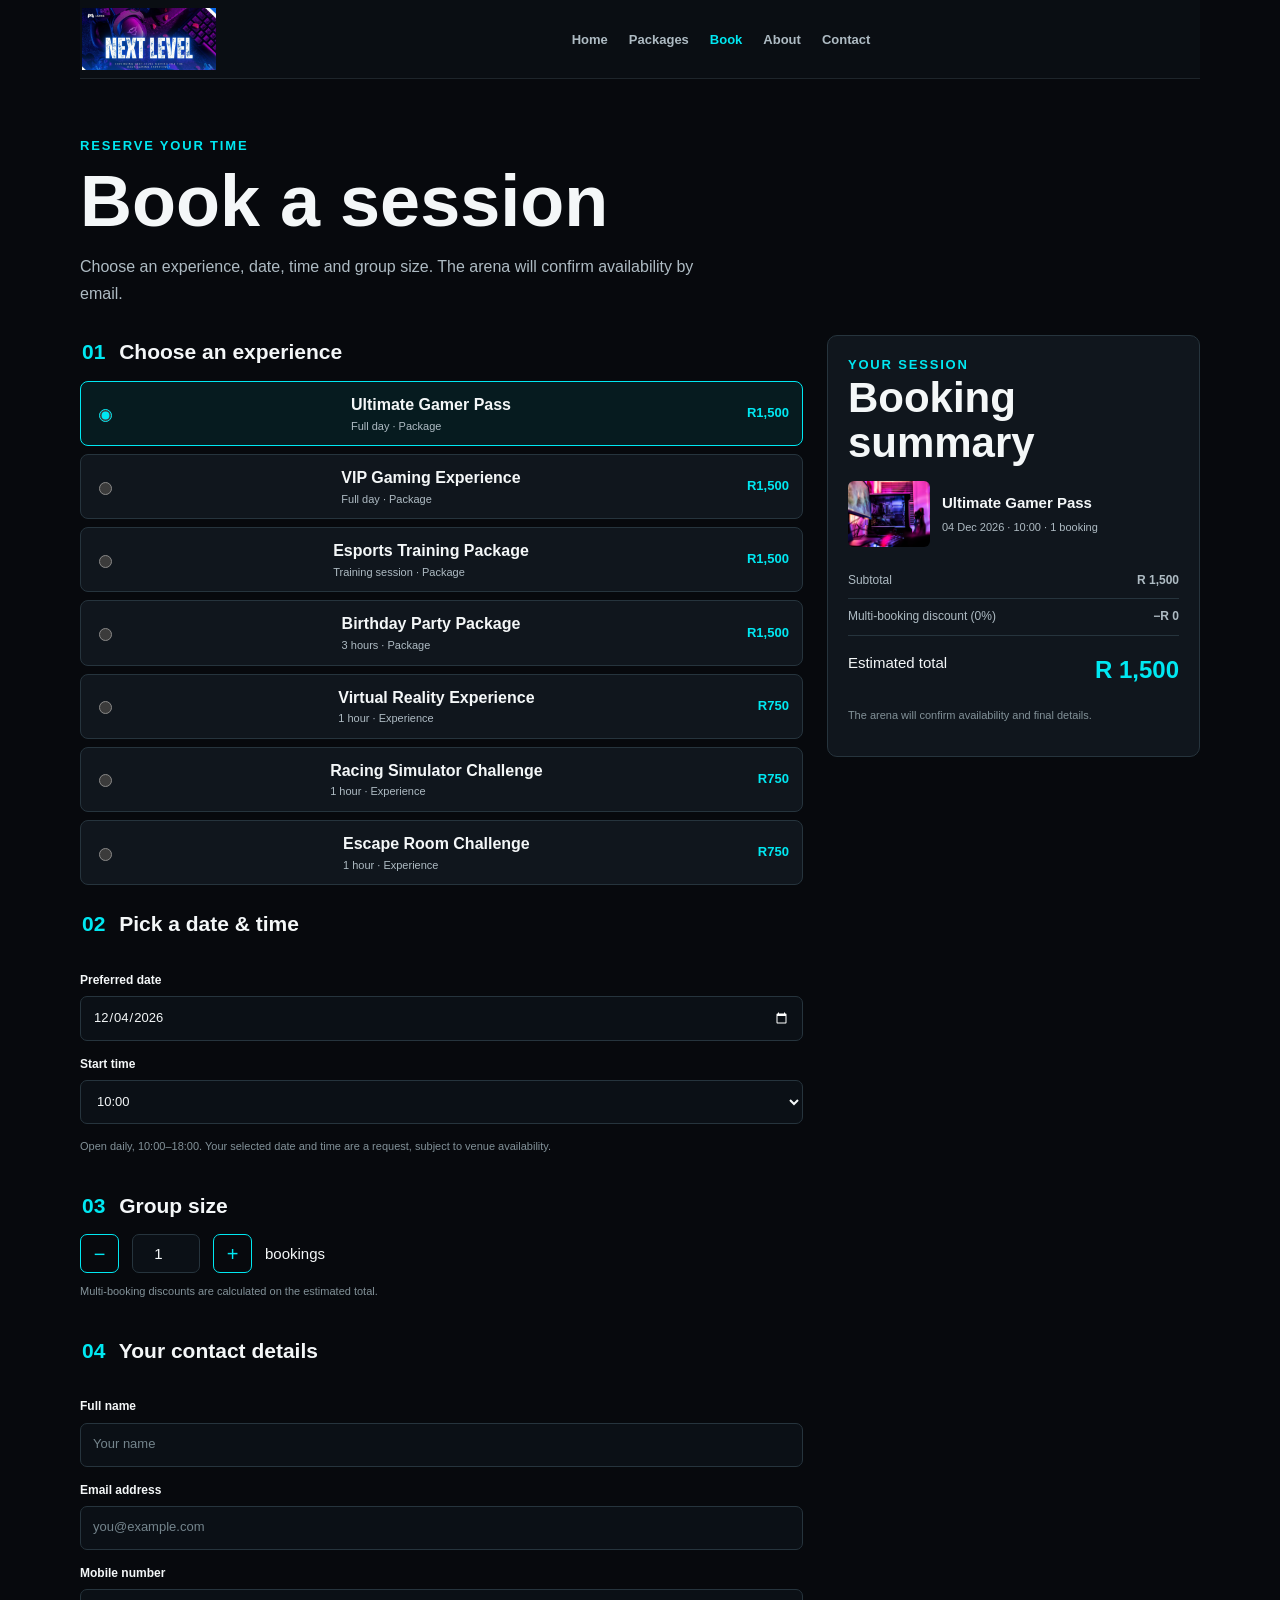
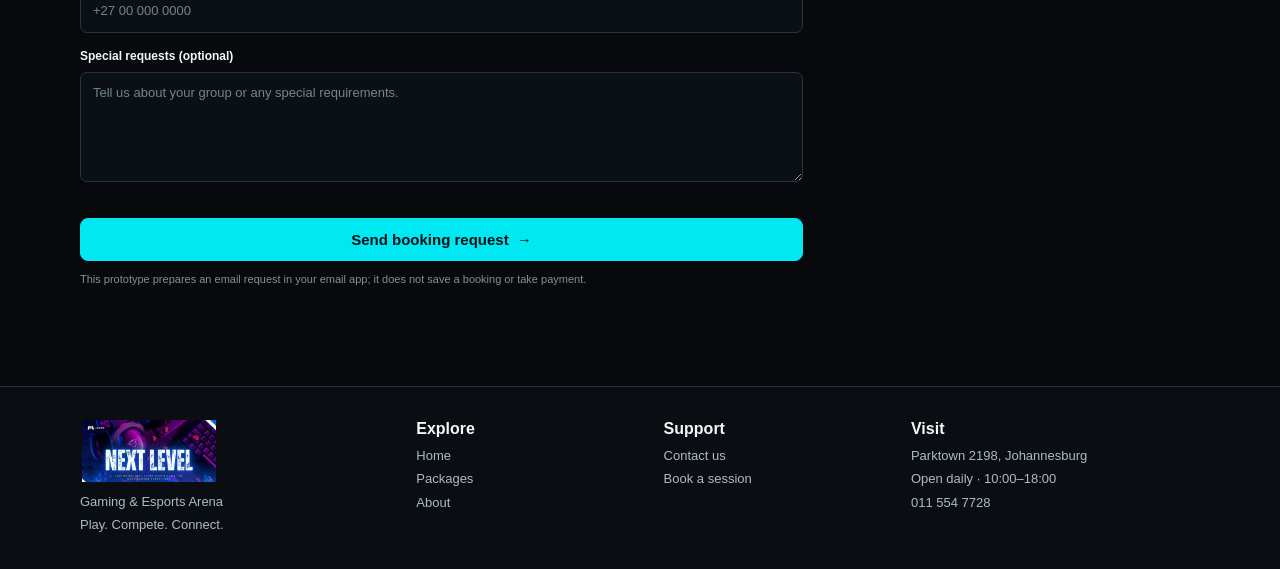
<file: fees.html>
<!doctype html>
<html lang="en">
<head>
  <link rel="stylesheet" href="style.css">
  <meta charset="utf-8">
  <meta name="viewport" content="width=device-width, initial-scale=1">
  <meta name="theme-color" content="#07090d">
  <title>Book a Session | Next Level Arena</title>
  <link rel="preconnect" href="https://fonts.googleapis.com">
  <link rel="preconnect" href="https://fonts.gstatic.com" crossorigin>
  <script src="js/script.js" defer></script>
</head>
<body>
  <a class="skip-link" href="#main">Skip to content</a>
  <header class="site-header container">
    <a class="logo" href="index.html" aria-label="Next Level Arena home"><img class="brand-logo" src="assets/next-level-logo.png" alt="Next Level Gaming"></a>
    <nav class="main-nav" aria-label="Main navigation"><ul>
      <li><a href="index.html">Home</a></li><li><a href="packages.html">Packages</a></li><li><a href="fees.html" aria-current="page">Book</a></li><li><a href="about.html">About</a></li><li><a href="contact.html">Contact</a></li>
    </ul></nav>
  </header>
  <main id="main" class="container page-main">
    <section class="page-head"><p class="eyebrow">RESERVE YOUR TIME</p><h1>Book a session</h1><p class="lead">Choose an experience, date, time and group size. The arena will confirm availability by email.</p></section>
    <div class="booking-layout">
      <form class="booking-form" id="booking-form">
        <fieldset class="booking-section"><legend><span>01</span> Choose an experience</legend>
          <div class="option-list">
            <label class="option"><input type="radio" name="package" value="gamer-pass" data-name="Ultimate Gamer Pass" data-price="1500" required><span><b>Ultimate Gamer Pass</b><i>Full day · Package</i></span><em>R1,500</em></label>
            <label class="option"><input type="radio" name="package" value="vip" data-name="VIP Gaming Experience" data-price="1500"><span><b>VIP Gaming Experience</b><i>Full day · Package</i></span><em>R1,500</em></label>
            <label class="option"><input type="radio" name="package" value="esports" data-name="Esports Training Package" data-price="1500"><span><b>Esports Training Package</b><i>Training session · Package</i></span><em>R1,500</em></label>
            <label class="option"><input type="radio" name="package" value="birthday" data-name="Birthday Party Package" data-price="1500"><span><b>Birthday Party Package</b><i>3 hours · Package</i></span><em>R1,500</em></label>
            <label class="option"><input type="radio" name="package" value="vr" data-name="Virtual Reality Experience" data-price="750"><span><b>Virtual Reality Experience</b><i>1 hour · Experience</i></span><em>R750</em></label>
            <label class="option"><input type="radio" name="package" value="racing" data-name="Racing Simulator Challenge" data-price="750"><span><b>Racing Simulator Challenge</b><i>1 hour · Experience</i></span><em>R750</em></label>
            <label class="option"><input type="radio" name="package" value="escape-room" data-name="Escape Room Challenge" data-price="750"><span><b>Escape Room Challenge</b><i>1 hour · Experience</i></span><em>R750</em></label>
          </div>
        </fieldset>
        <fieldset class="booking-section"><legend><span>02</span> Pick a date &amp; time</legend>
          <div class="booking-contact">
            <div class="field"><label for="booking-date">Preferred date</label><input type="date" id="booking-date" name="date" required></div>
            <div class="field"><label for="booking-time">Start time</label><select id="booking-time" name="time" required><option value="10:00">10:00</option><option value="12:00">12:00</option><option value="14:00">14:00</option><option value="16:00">16:00</option></select></div>
          </div>
          <p class="form-note">Open daily, 10:00–18:00. Your selected date and time are a request, subject to venue availability.</p>
        </fieldset>
        <fieldset class="booking-section"><legend><span>03</span> Group size</legend>
          <div class="quantity"><button type="button" data-quantity="-1" aria-label="Remove one booking">−</button><input id="booking-quantity" name="quantity" type="number" min="1" max="20" step="1" value="1" aria-label="Number of bookings"><button type="button" data-quantity="1" aria-label="Add one booking">+</button><span>bookings</span></div>
          <p class="form-note">Multi-booking discounts are calculated on the estimated total.</p>
        </fieldset>
        <fieldset class="booking-section"><legend><span>04</span> Your contact details</legend>
          <div class="booking-contact">
            <div class="field"><label for="booking-name">Full name</label><input id="booking-name" name="name" autocomplete="name" required placeholder="Your name"></div>
            <div class="field"><label for="booking-email">Email address</label><input id="booking-email" name="email" type="email" autocomplete="email" required placeholder="you@example.com"></div>
          </div>
          <div class="field"><label for="booking-phone">Mobile number</label><input id="booking-phone" name="phone" type="tel" autocomplete="tel" placeholder="+27 00 000 0000"></div>
          <div class="field"><label for="booking-requests">Special requests <span class="optional">(optional)</span></label><textarea id="booking-requests" name="requests" rows="3" placeholder="Tell us about your group or any special requirements."></textarea></div>
        </fieldset>
        <button class="btn btn-primary button-wide" type="submit">Send booking request <span aria-hidden="true">→</span></button>
        <p class="form-note">This prototype prepares an email request in your email app; it does not save a booking or take payment.</p>
      </form>
      <aside class="summary" aria-live="polite">
        <p class="eyebrow">YOUR SESSION</p><h2>Booking summary</h2>
        <div class="summary-package"><img class="summary-image" id="summary-image" src="assets/gamerpass.jpg" alt=""><div><strong id="summary-name">Choose an experience</strong><span id="summary-details">Choose a date and time</span></div></div>
        <div class="row"><span>Subtotal</span><strong id="summary-subtotal">R1,500</strong></div>
        <div class="row"><span id="summary-discount-label">Multi-booking discount (0%)</span><strong class="discount-value" id="summary-discount">−R0</strong></div>
        <div class="row total"><span>Estimated total</span><b id="summary-total">R1,500</b></div>
        <p class="form-note">The arena will confirm availability and final details.</p>
      </aside>
    </div>
  </main>
  <footer class="site-footer"><div class="container footer-grid">
    <div><a class="logo" href="index.html"><img class="brand-logo" src="assets/next-level-logo.png" alt="Next Level Gaming"></a><p>Gaming &amp; Esports Arena<br>Play. Compete. Connect.</p></div>
    <nav aria-label="Explore"><h4>Explore</h4><ul><li><a href="index.html">Home</a></li><li><a href="packages.html">Packages</a></li><li><a href="about.html">About</a></li></ul></nav>
    <nav aria-label="Support"><h4>Support</h4><ul><li><a href="contact.html">Contact us</a></li><li><a href="fees.html">Book a session</a></li></ul></nav>
    <address><h4>Visit</h4>Parktown 2198, Johannesburg<br>Open daily · 10:00–18:00<br><a href="tel:+27115547728">011 554 7728</a></address>
  </div></footer>
</body>
</html>
</file>
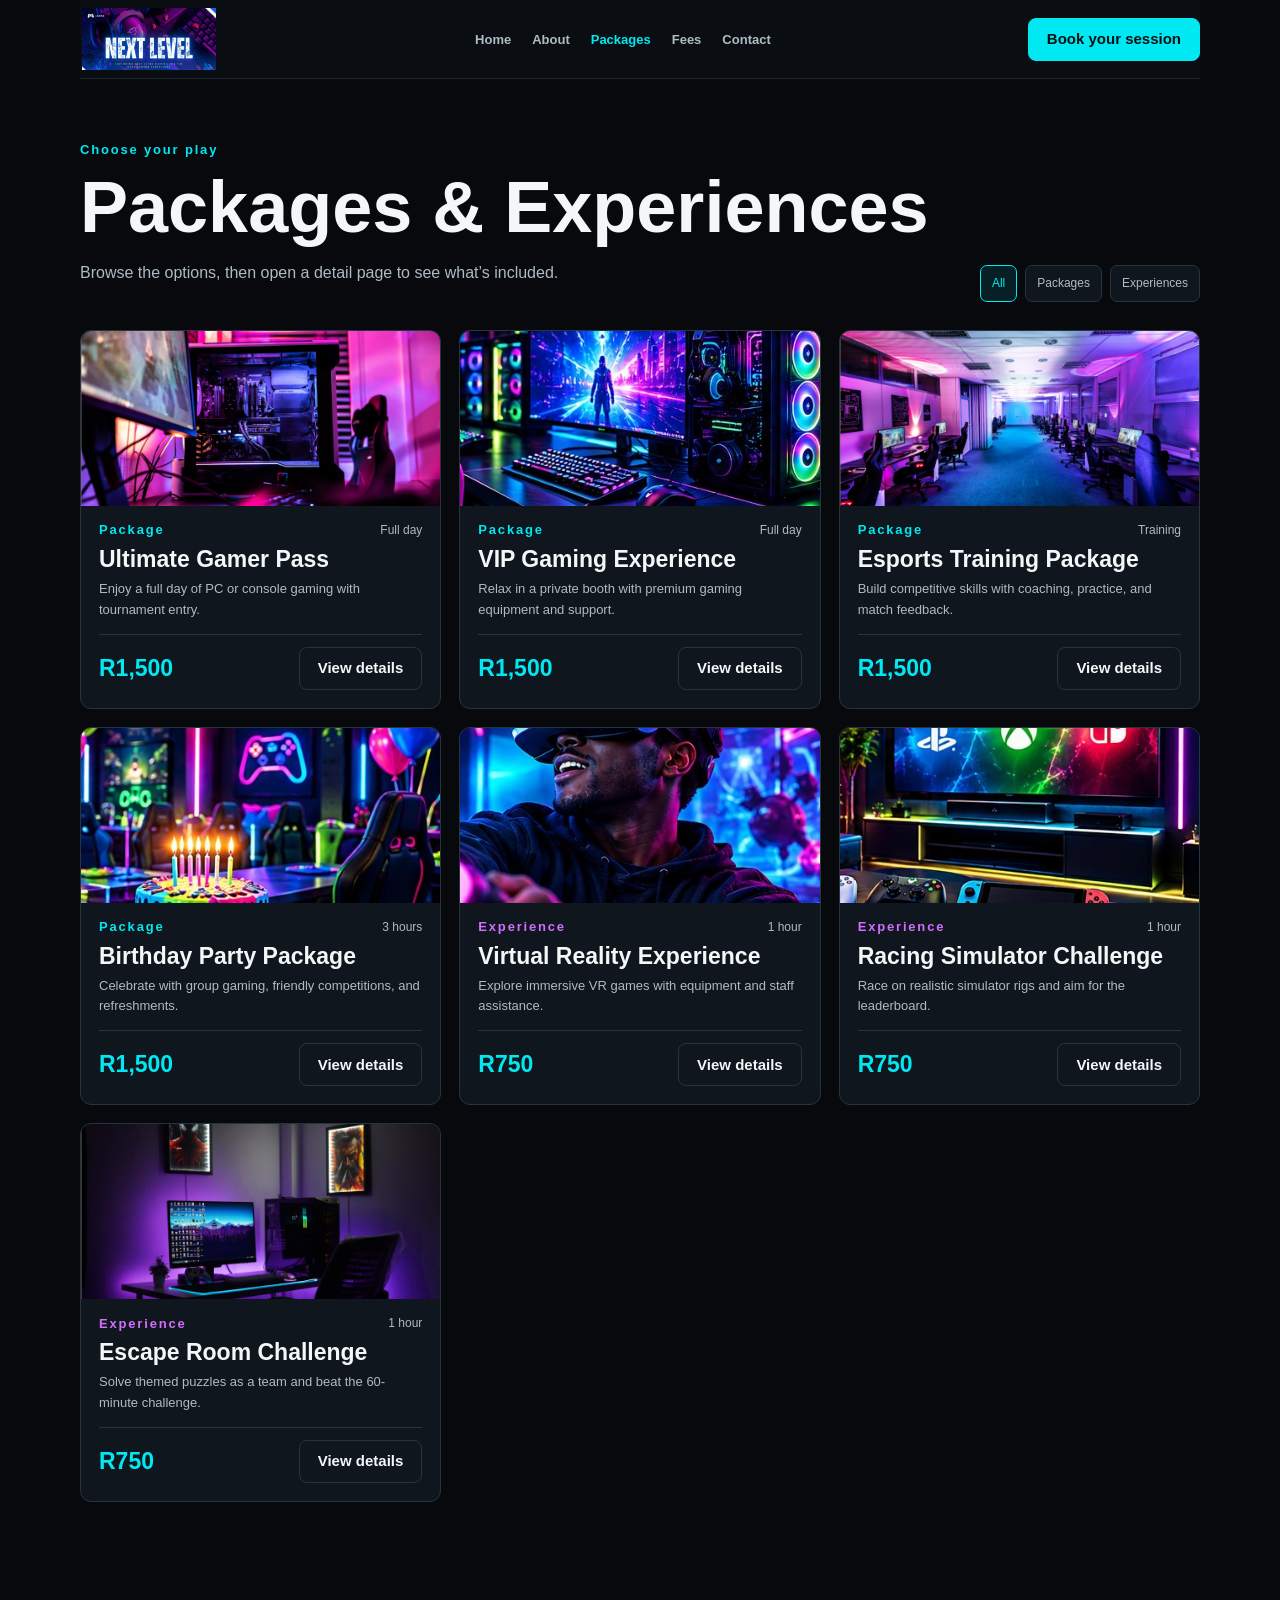
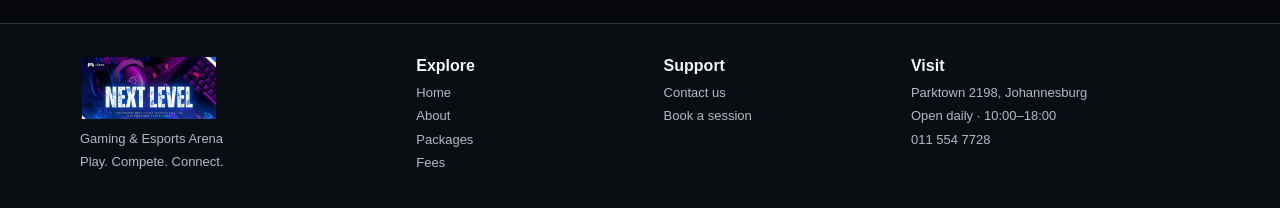
<file: packages.html>
<!DOCTYPE html>
<html lang="en">
<head>
  <link rel="stylesheet" href="style.css">
  <meta charset="UTF-8">
  <meta name="viewport" content="width=device-width, initial-scale=1">
  <title>Packages &amp; Experiences | Next Level</title>
  <link rel="preconnect" href="https://fonts.googleapis.com">
  <link rel="preconnect" href="https://fonts.gstatic.com" crossorigin>
  <script src="js/script.js" defer></script>
</head>
<body>
  <a class="skip-link" href="#main">Skip to content</a>
  <header class="site-header container">
    <a class="logo" href="index.html" aria-label="Next Level Arena home"><img class="brand-logo" src="assets/next-level-logo.png" alt="Next Level Gaming"></a>
    <nav class="main-nav" aria-label="Main">
      <ul>
        <li><a href="index.html">Home</a></li>
        <li><a href="about.html">About</a></li>
        <li><a href="packages.html" aria-current="page">Packages</a></li>
        <li><a href="fees.html">Fees</a></li>
        <li><a href="contact.html">Contact</a></li>
      </ul>
    </nav>
    <div class="header-actions">
      <a href="fees.html" class="btn btn-primary">Book your session</a>
    </div>
  </header>

  <!-- Package and experience summaries link to their detailed pages. -->
  <main id="main" class="container">
    <section class="page-head">
      <div>
        <span class="eyebrow">Choose your play</span>
        <h1>Packages &amp; Experiences</h1>
        <p class="lead">Browse the options, then open a detail page to see what’s included.</p>
      </div>
      <div class="chips" role="group" aria-label="Filter packages">
        <button class="active" type="button" data-filter="all" aria-pressed="true">All</button>
        <button type="button" data-filter="package" aria-pressed="false">Packages</button>
        <button type="button" data-filter="experience" aria-pressed="false">Experiences</button>
      </div>
    </section>

    <section id="packages" class="grid" aria-live="polite">
      <article class="card" data-type="package">
        <img class="card-image" src="assets/gamerpass.jpg" alt="Neon-lit PC gaming setup">
        <div class="meta"><span class="eyebrow">Package</span><span>Full day</span></div>
        <h2><a href="Ultimate%20gamer%20pass.html">Ultimate Gamer Pass</a></h2>
        <p>Enjoy a full day of PC or console gaming with tournament entry.</p>
        <div class="price-row"><span class="price">R1,500</span><a href="Ultimate%20gamer%20pass.html" class="btn">View details</a></div>
      </article>

      <article class="card" data-type="package">
        <img class="card-image" src="assets/pc-gaming.jpg" alt="Premium PC gaming station">
        <div class="meta"><span class="eyebrow">Package</span><span>Full day</span></div>
        <h2><a href="VIP%20gaming%20experience.html">VIP Gaming Experience</a></h2>
        <p>Relax in a private booth with premium gaming equipment and support.</p>
        <div class="price-row"><span class="price">R1,500</span><a href="VIP%20gaming%20experience.html" class="btn">View details</a></div>
      </article>

      <article class="card" data-type="package">
        <img class="card-image" src="assets/esports-training.jpg" alt="Gaming arena set up for esports training">
        <div class="meta"><span class="eyebrow">Package</span><span>Training</span></div>
        <h2><a href="Esports%20Training%20package.html">Esports Training Package</a></h2>
        <p>Build competitive skills with coaching, practice, and match feedback.</p>
        <div class="price-row"><span class="price">R1,500</span><a href="Esports%20Training%20package.html" class="btn">View details</a></div>
      </article>

      <article class="card" data-type="package">
        <img class="card-image" src="assets/birthday-party.jpg" alt="Birthday cake at a colourful gaming party">
        <div class="meta"><span class="eyebrow">Package</span><span>3 hours</span></div>
        <h2><a href="Birthday%20Party%20package.html">Birthday Party Package</a></h2>
        <p>Celebrate with group gaming, friendly competitions, and refreshments.</p>
        <div class="price-row"><span class="price">R1,500</span><a href="Birthday%20Party%20package.html" class="btn">View details</a></div>
      </article>

      <article class="card" data-type="experience">
        <img class="card-image" src="assets/vr-experience.jpg" alt="Player enjoying a virtual reality game">
        <div class="meta"><span class="eyebrow experience">Experience</span><span>1 hour</span></div>
        <h2><a href="Virtual%20Reality.html">Virtual Reality Experience</a></h2>
        <p>Explore immersive VR games with equipment and staff assistance.</p>
        <div class="price-row"><span class="price">R750</span><a href="Virtual%20Reality.html" class="btn">View details</a></div>
      </article>

      <article class="card" data-type="experience">
        <img class="card-image" src="assets/console-gaming.jpg" alt="Gaming consoles and controllers">
        <div class="meta"><span class="eyebrow experience">Experience</span><span>1 hour</span></div>
        <h2><a href="Racing%20Simulator%20challenge.html">Racing Simulator Challenge</a></h2>
        <p>Race on realistic simulator rigs and aim for the leaderboard.</p>
        <div class="price-row"><span class="price">R750</span><a href="Racing%20Simulator%20challenge.html" class="btn">View details</a></div>
      </article>

      <article class="card" data-type="experience">
        <img class="card-image" src="assets/escape-room.jpg" alt="Neon-lit room ready for an escape room challenge">
        <div class="meta"><span class="eyebrow experience">Experience</span><span>1 hour</span></div>
        <h2><a href="Escape%20Room%20challenge.html">Escape Room Challenge</a></h2>
        <p>Solve themed puzzles as a team and beat the 60-minute challenge.</p>
        <div class="price-row"><span class="price">R750</span><a href="Escape%20Room%20challenge.html" class="btn">View details</a></div>
      </article>
    </section>
  </main>

  <footer class="site-footer">
    <div class="container footer-grid">
      <div>
        <a class="logo" href="index.html" aria-label="Next Level Arena home"><img class="brand-logo" src="assets/next-level-logo.png" alt="Next Level Gaming"></a>
        <p>Gaming &amp; Esports Arena<br>Play. Compete. Connect.</p>
      </div>
      <nav aria-label="Explore">
        <h4>Explore</h4>
        <ul>
          <li><a href="index.html">Home</a></li>
          <li><a href="about.html">About</a></li>
          <li><a href="packages.html">Packages</a></li>
          <li><a href="fees.html">Fees</a></li>
        </ul>
      </nav>
      <nav aria-label="Support">
        <h4>Support</h4>
        <ul>
          <li><a href="contact.html">Contact us</a></li>
          <li><a href="fees.html">Book a session</a></li>
        </ul>
      </nav>
      <address>
        <h4>Visit</h4>
        Parktown 2198, Johannesburg<br>
        Open daily · 10:00–18:00<br>
        <a href="tel:+27115547728">011 554 7728</a>
      </address>
    </div>
  </footer>

</body>
</html>
</file>
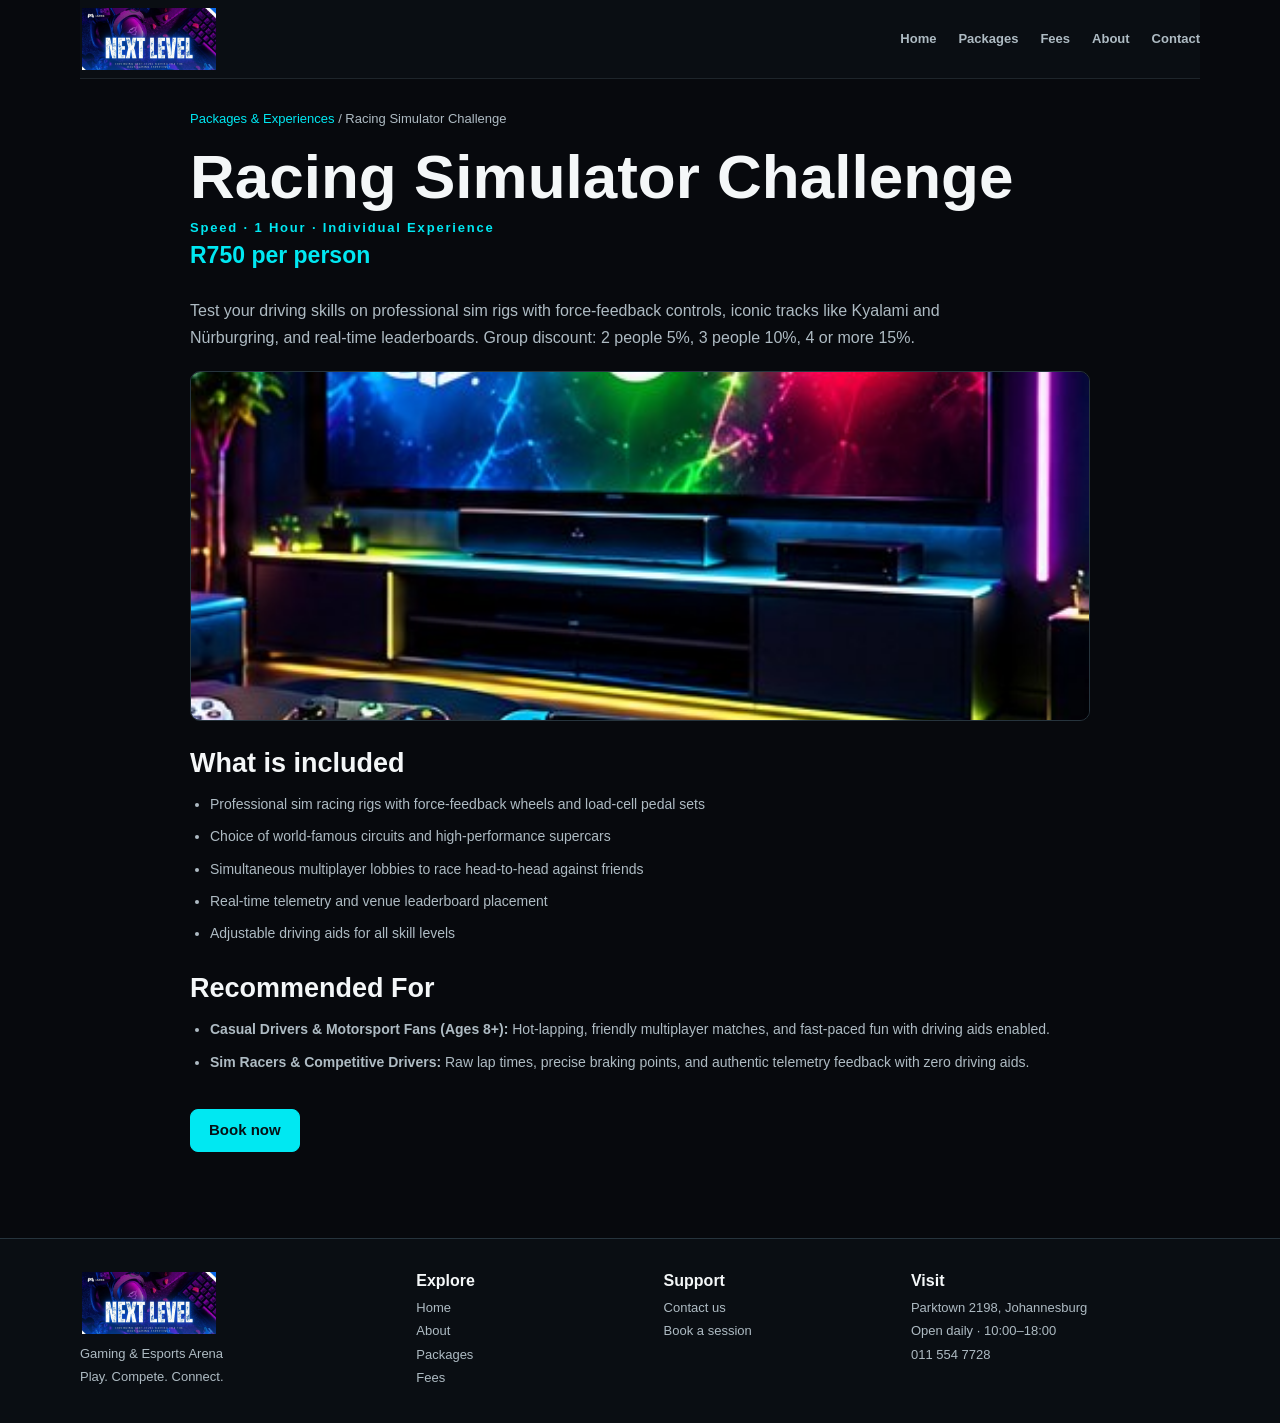
<file: Racing Simulator challenge.html>
<!DOCTYPE html>
<html lang="en">
<head>
  <link rel="stylesheet" href="style.css">
  <meta charset="utf-8" />
  <meta name="viewport" content="width=device-width, initial-scale=1" />
  <title>Racing Simulator Challenge | Next Level</title>
  <link rel="preconnect" href="https://fonts.googleapis.com">
  <link rel="preconnect" href="https://fonts.gstatic.com" crossorigin>
  <script src="js/script.js" defer></script>
</head>
<body>
  <a class="skip-link" href="#main">Skip to content</a>
  <header class="site-header container">
    <a class="logo" href="index.html" aria-label="Next Level Arena home"><img class="brand-logo" src="assets/next-level-logo.png" alt="Next Level Gaming"></a>
    <nav>
      <a href="index.html">Home</a>
      <a href="packages.html">Packages</a>
      <a href="fees.html">Fees</a>
      <a href="about.html">About</a>
      <a href="contact.html">Contact</a>
    </nav>
 </header>

  <!-- Racing experience overview, inclusions, and booking link. -->
  <main id="main" class="container detail-page">
    <p class="crumb"><a href="packages.html">Packages &amp; Experiences</a> / Racing Simulator Challenge</p>
    <h1>Racing Simulator Challenge</h1>
    <p class="eyebrow">Speed · 1 Hour · Individual Experience</p>
    <p class="price">R750 <span>per person</span></p>
    <p class="lead">Test your driving skills on professional sim rigs with force-feedback controls, iconic tracks like Kyalami and Nürburgring, and real-time leaderboards. Group discount: 2 people 5%, 3 people 10%, 4 or more 15%.</p>
    <img class="detail-image" src="assets/console-gaming.jpg" alt="Racing simulator and gaming console setup">

    <h2>What is included</h2>
    <ul class="bullets">
      <li>Professional sim racing rigs with force-feedback wheels and load-cell pedal sets</li>
      <li>Choice of world-famous circuits and high-performance supercars</li>
      <li>Simultaneous multiplayer lobbies to race head-to-head against friends</li>
      <li>Real-time telemetry and venue leaderboard placement</li>
      <li>Adjustable driving aids for all skill levels</li>
    </ul>

    <h2>Recommended For</h2>
    <ul class="bullets">
      <li><strong>Casual Drivers & Motorsport Fans (Ages 8+):</strong> Hot-lapping, friendly multiplayer matches, and fast-paced fun with driving aids enabled.</li>
      <li><strong>Sim Racers & Competitive Drivers:</strong> Raw lap times, precise braking points, and authentic telemetry feedback with zero driving aids.</li>
    </ul>

    <div>
      <a class="btn btn-primary" href="fees.html?package=racing">Book now</a>
    </div>
  </main>
  <footer class="site-footer">
    <div class="container footer-grid">
      <div>
        <a class="logo" href="index.html" aria-label="Next Level Arena home"><img class="brand-logo" src="assets/next-level-logo.png" alt="Next Level Gaming"></a>
        <p>Gaming &amp; Esports Arena<br>Play. Compete. Connect.</p>
      </div>
      <nav aria-label="Explore">
        <h4>Explore</h4>
        <ul>
          <li><a href="index.html">Home</a></li>
          <li><a href="about.html">About</a></li>
          <li><a href="packages.html">Packages</a></li>
          <li><a href="fees.html">Fees</a></li>
        </ul>
      </nav>
      <nav aria-label="Support">
        <h4>Support</h4>
        <ul>
          <li><a href="contact.html">Contact us</a></li>
          <li><a href="fees.html">Book a session</a></li>
        </ul>
      </nav>
      <address>
        <h4>Visit</h4>
        Parktown 2198, Johannesburg<br>
        Open daily · 10:00–18:00<br>
        <a href="tel:+27115547728">011 554 7728</a>
      </address>
    </div>
  </footer>
</body>
</html>
</file>
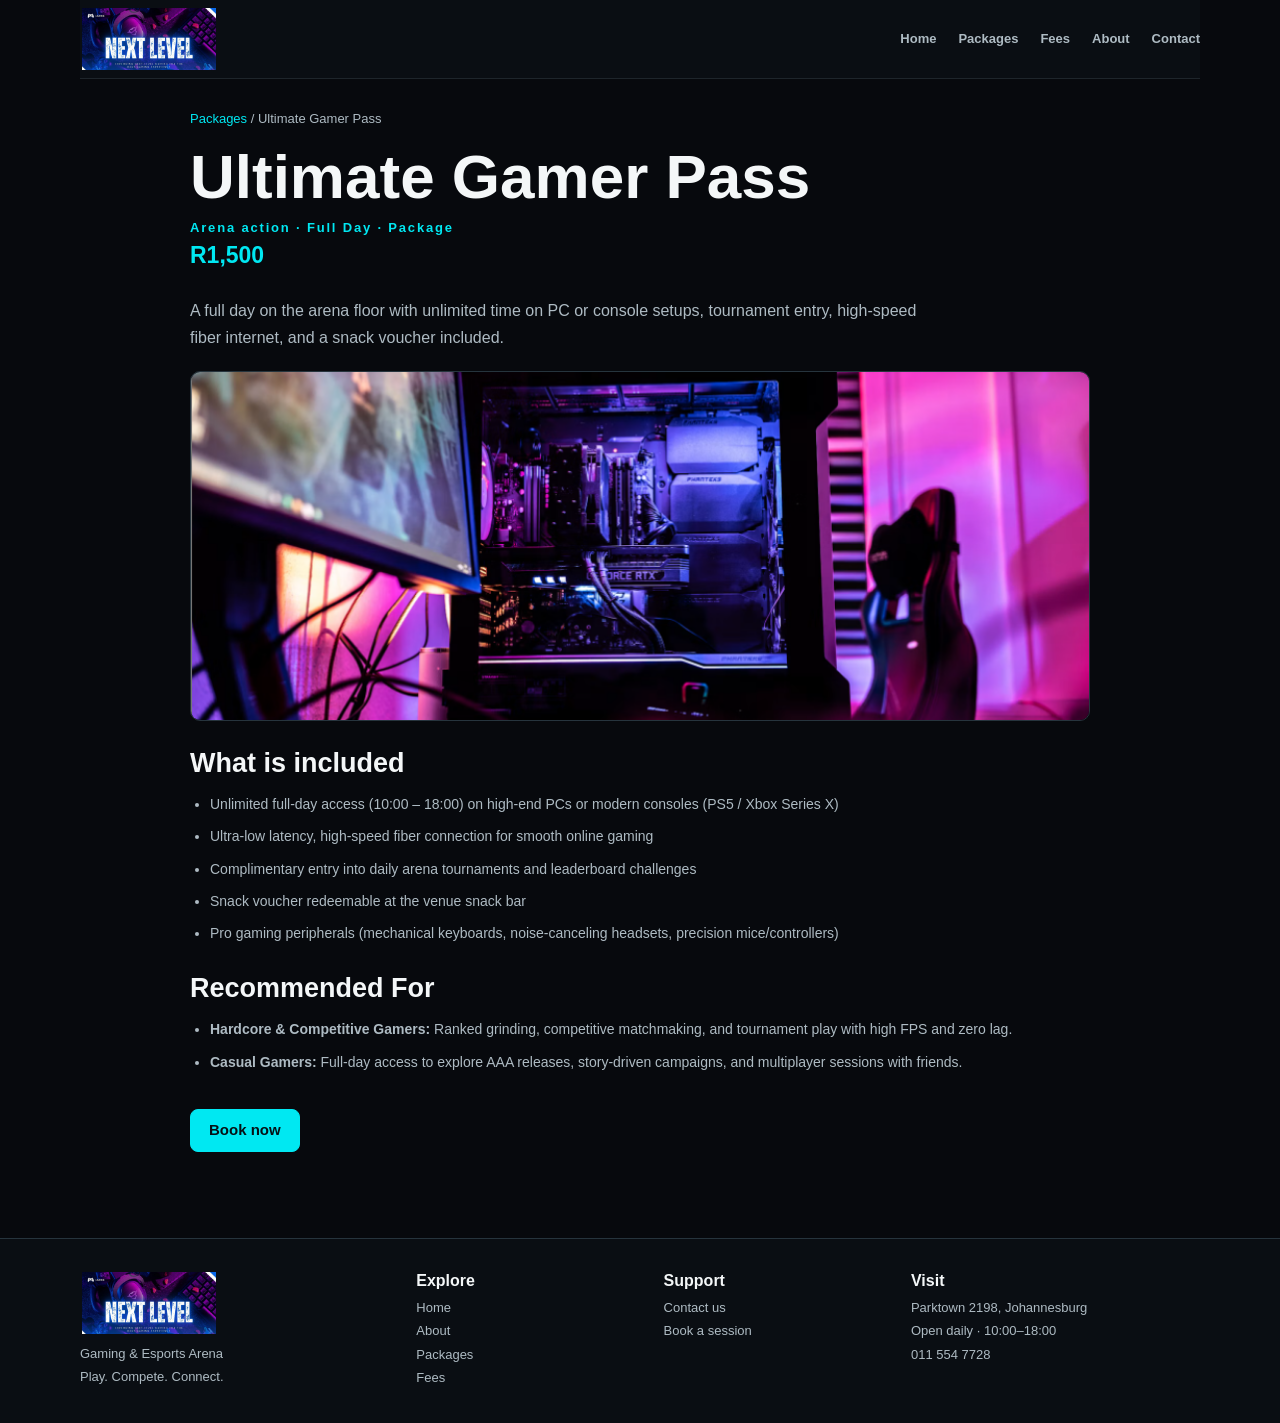
<file: Ultimate gamer pass.html>
<!DOCTYPE html>
<html lang="en">
<head>
  <link rel="stylesheet" href="style.css">
  <meta charset="utf-8" />
  <meta name="viewport" content="width=device-width, initial-scale=1" />
  <title>Ultimate Gamer Pass | Next Level</title>
  <link rel="preconnect" href="https://fonts.googleapis.com">
  <link rel="preconnect" href="https://fonts.gstatic.com" crossorigin>
  <script src="js/script.js" defer></script>
</head>
<body>
  <a class="skip-link" href="#main">Skip to content</a>
  <header class="site-header container">
    <a class="logo" href="index.html" aria-label="Next Level Arena home"><img class="brand-logo" src="assets/next-level-logo.png" alt="Next Level Gaming"></a>
    <nav>
      <a href="index.html">Home</a>
      <a href="packages.html">Packages</a>
      <a href="fees.html">Fees</a>
      <a href="about.html">About</a>
      <a href="contact.html">Contact</a>
    </nav>
  </header>

  <!-- Gamer pass overview, inclusions, and booking link. -->
  <main id="main" class="container detail-page">
    <p class="crumb"><a href="packages.html">Packages</a> / Ultimate Gamer Pass</p>
    <h1>Ultimate Gamer Pass</h1>
    <p class="eyebrow">Arena action · Full Day · Package</p>
    <p class="price">R1,500</p>
    <p class="lead">A full day on the arena floor with unlimited time on PC or console setups, tournament entry, high-speed fiber internet, and a snack voucher included.</p>
    <img class="detail-image" src="assets/gamerpass.jpg" alt="Neon-lit PC gaming station">

    <h2>What is included</h2>
    <ul class="bullets">
      <li>Unlimited full-day access (10:00 – 18:00) on high-end PCs or modern consoles (PS5 / Xbox Series X)</li>
      <li>Ultra-low latency, high-speed fiber connection for smooth online gaming</li>
      <li>Complimentary entry into daily arena tournaments and leaderboard challenges</li>
      <li>Snack voucher redeemable at the venue snack bar</li>
      <li>Pro gaming peripherals (mechanical keyboards, noise-canceling headsets, precision mice/controllers)</li>
    </ul>

    <h2>Recommended For</h2>
    <ul class="bullets">
      <li><strong>Hardcore & Competitive Gamers:</strong> Ranked grinding, competitive matchmaking, and tournament play with high FPS and zero lag.</li>
      <li><strong>Casual Gamers:</strong> Full-day access to explore AAA releases, story-driven campaigns, and multiplayer sessions with friends.</li>
    </ul>

    <div>
      <a class="btn btn-primary" href="fees.html?package=gamer-pass">Book now</a>
    </div>
  </main>
  <footer class="site-footer">
    <div class="container footer-grid">
      <div>
        <a class="logo" href="index.html" aria-label="Next Level Arena home"><img class="brand-logo" src="assets/next-level-logo.png" alt="Next Level Gaming"></a>
        <p>Gaming &amp; Esports Arena<br>Play. Compete. Connect.</p>
      </div>
      <nav aria-label="Explore">
        <h4>Explore</h4>
        <ul>
          <li><a href="index.html">Home</a></li>
          <li><a href="about.html">About</a></li>
          <li><a href="packages.html">Packages</a></li>
          <li><a href="fees.html">Fees</a></li>
        </ul>
      </nav>
      <nav aria-label="Support">
        <h4>Support</h4>
        <ul>
          <li><a href="contact.html">Contact us</a></li>
          <li><a href="fees.html">Book a session</a></li>
        </ul>
      </nav>
      <address>
        <h4>Visit</h4>
        Parktown 2198, Johannesburg<br>
        Open daily · 10:00–18:00<br>
        <a href="tel:+27115547728">011 554 7728</a>
      </address>
    </div>
  </footer>
</body>
</html>
</file>
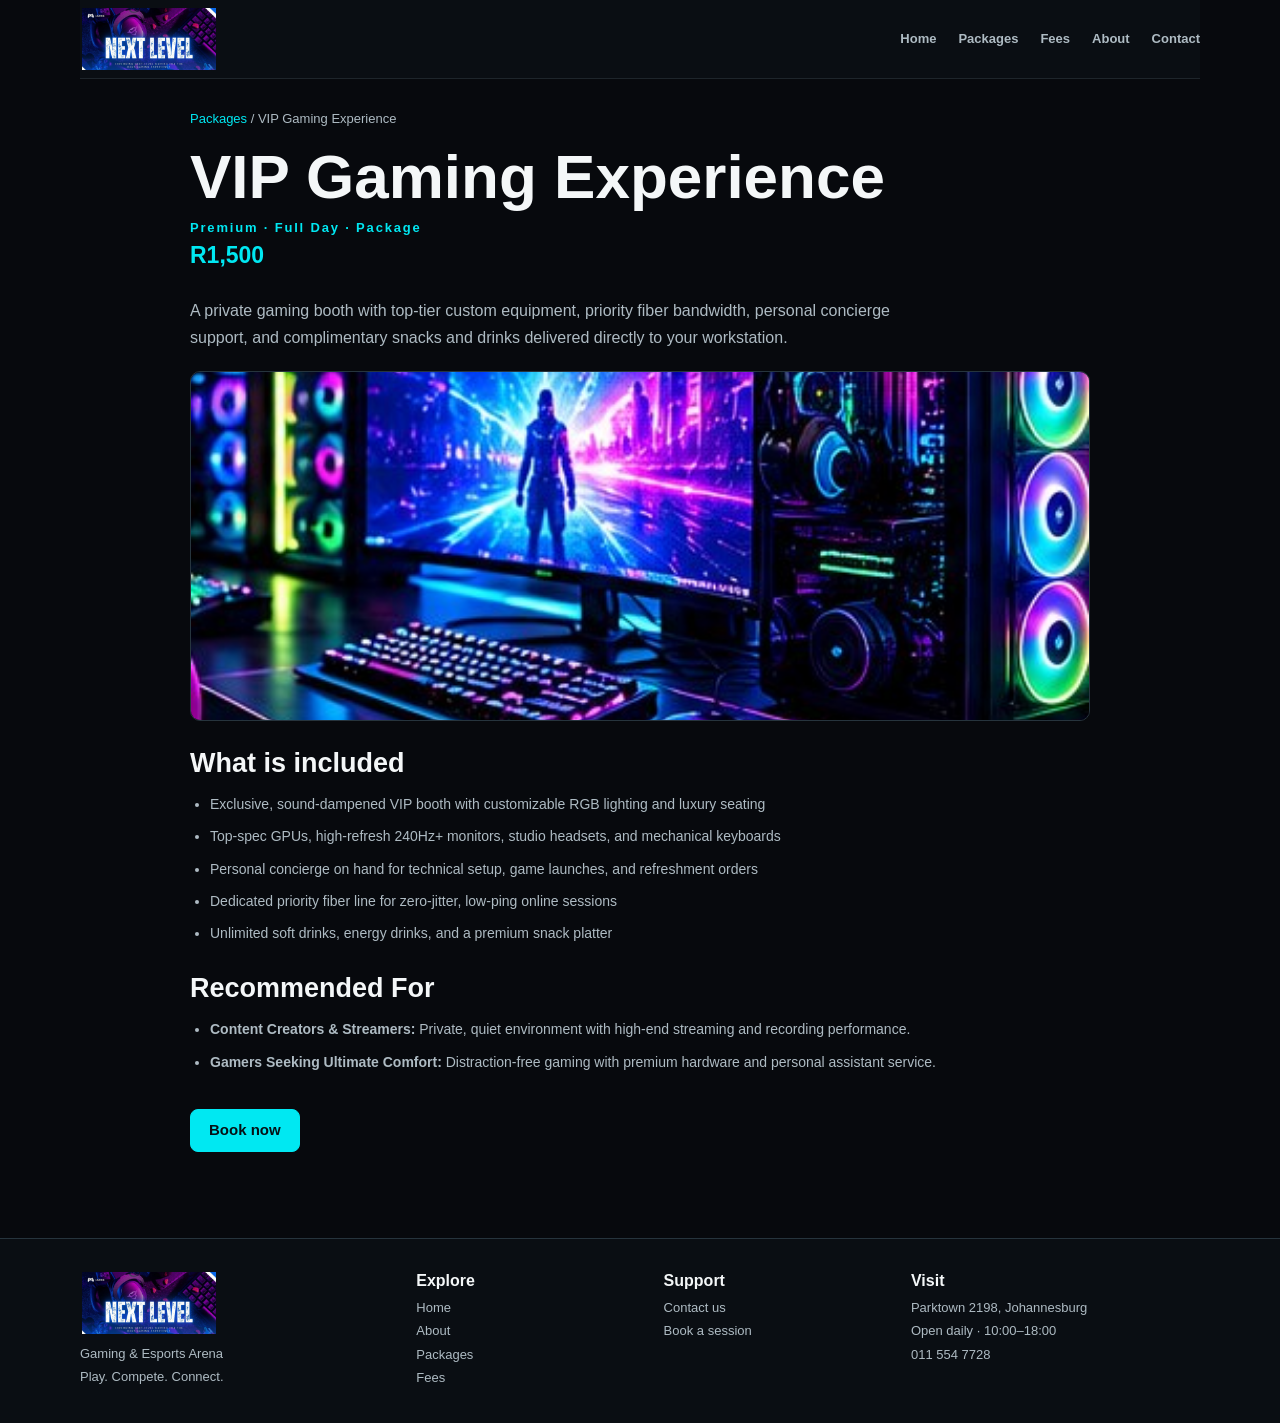
<file: VIP gaming experience.html>
<!DOCTYPE html>
<html lang="en">
<head>
  <link rel="stylesheet" href="style.css">
  <meta charset="utf-8" />
  <meta name="viewport" content="width=device-width, initial-scale=1" />
  <title>VIP Gaming Experience | Next Level</title>
  <link rel="preconnect" href="https://fonts.googleapis.com">
  <link rel="preconnect" href="https://fonts.gstatic.com" crossorigin>
  <script src="js/script.js" defer></script>
</head>
<body>
  <a class="skip-link" href="#main">Skip to content</a>
  <header class="site-header container">
    <a class="logo" href="index.html" aria-label="Next Level Arena home"><img class="brand-logo" src="assets/next-level-logo.png" alt="Next Level Gaming"></a>
    <nav>
      <a href="index.html">Home</a>
      <a href="packages.html">Packages</a>
      <a href="fees.html">Fees</a>
      <a href="about.html">About</a>
      <a href="contact.html">Contact</a>
    </nav>
 </header>

  <!-- VIP experience overview, inclusions, and booking link. -->
  <main id="main" class="container detail-page">
    <p class="crumb"><a href="packages.html">Packages</a> / VIP Gaming Experience</p>
    <h1>VIP Gaming Experience</h1>
    <p class="eyebrow">Premium · Full Day · Package</p>
    <p class="price">R1,500</p>
    <p class="lead">A private gaming booth with top-tier custom equipment, priority fiber bandwidth, personal concierge support, and complimentary snacks and drinks delivered directly to your workstation.</p>
    <img class="detail-image" src="assets/pc-gaming.jpg" alt="Premium gaming PC and peripherals">

    <h2>What is included</h2>
    <ul class="bullets">
      <li>Exclusive, sound-dampened VIP booth with customizable RGB lighting and luxury seating</li>
      <li>Top-spec GPUs, high-refresh 240Hz+ monitors, studio headsets, and mechanical keyboards</li>
      <li>Personal concierge on hand for technical setup, game launches, and refreshment orders</li>
      <li>Dedicated priority fiber line for zero-jitter, low-ping online sessions</li>
      <li>Unlimited soft drinks, energy drinks, and a premium snack platter</li>
    </ul>

    <h2>Recommended For</h2>
    <ul class="bullets">
      <li><strong>Content Creators & Streamers:</strong> Private, quiet environment with high-end streaming and recording performance.</li>
      <li><strong>Gamers Seeking Ultimate Comfort:</strong> Distraction-free gaming with premium hardware and personal assistant service.</li>
    </ul>

    <div>
      <a class="btn btn-primary" href="fees.html?package=vip">Book now</a>
    </div>
  </main>
  <footer class="site-footer">
    <div class="container footer-grid">
      <div>
        <a class="logo" href="index.html" aria-label="Next Level Arena home"><img class="brand-logo" src="assets/next-level-logo.png" alt="Next Level Gaming"></a>
        <p>Gaming &amp; Esports Arena<br>Play. Compete. Connect.</p>
      </div>
      <nav aria-label="Explore">
        <h4>Explore</h4>
        <ul>
          <li><a href="index.html">Home</a></li>
          <li><a href="about.html">About</a></li>
          <li><a href="packages.html">Packages</a></li>
          <li><a href="fees.html">Fees</a></li>
        </ul>
      </nav>
      <nav aria-label="Support">
        <h4>Support</h4>
        <ul>
          <li><a href="contact.html">Contact us</a></li>
          <li><a href="fees.html">Book a session</a></li>
        </ul>
      </nav>
      <address>
        <h4>Visit</h4>
        Parktown 2198, Johannesburg<br>
        Open daily · 10:00–18:00<br>
        <a href="tel:+27115547728">011 554 7728</a>
      </address>
    </div>
  </footer>
</body>
</html>
</file>
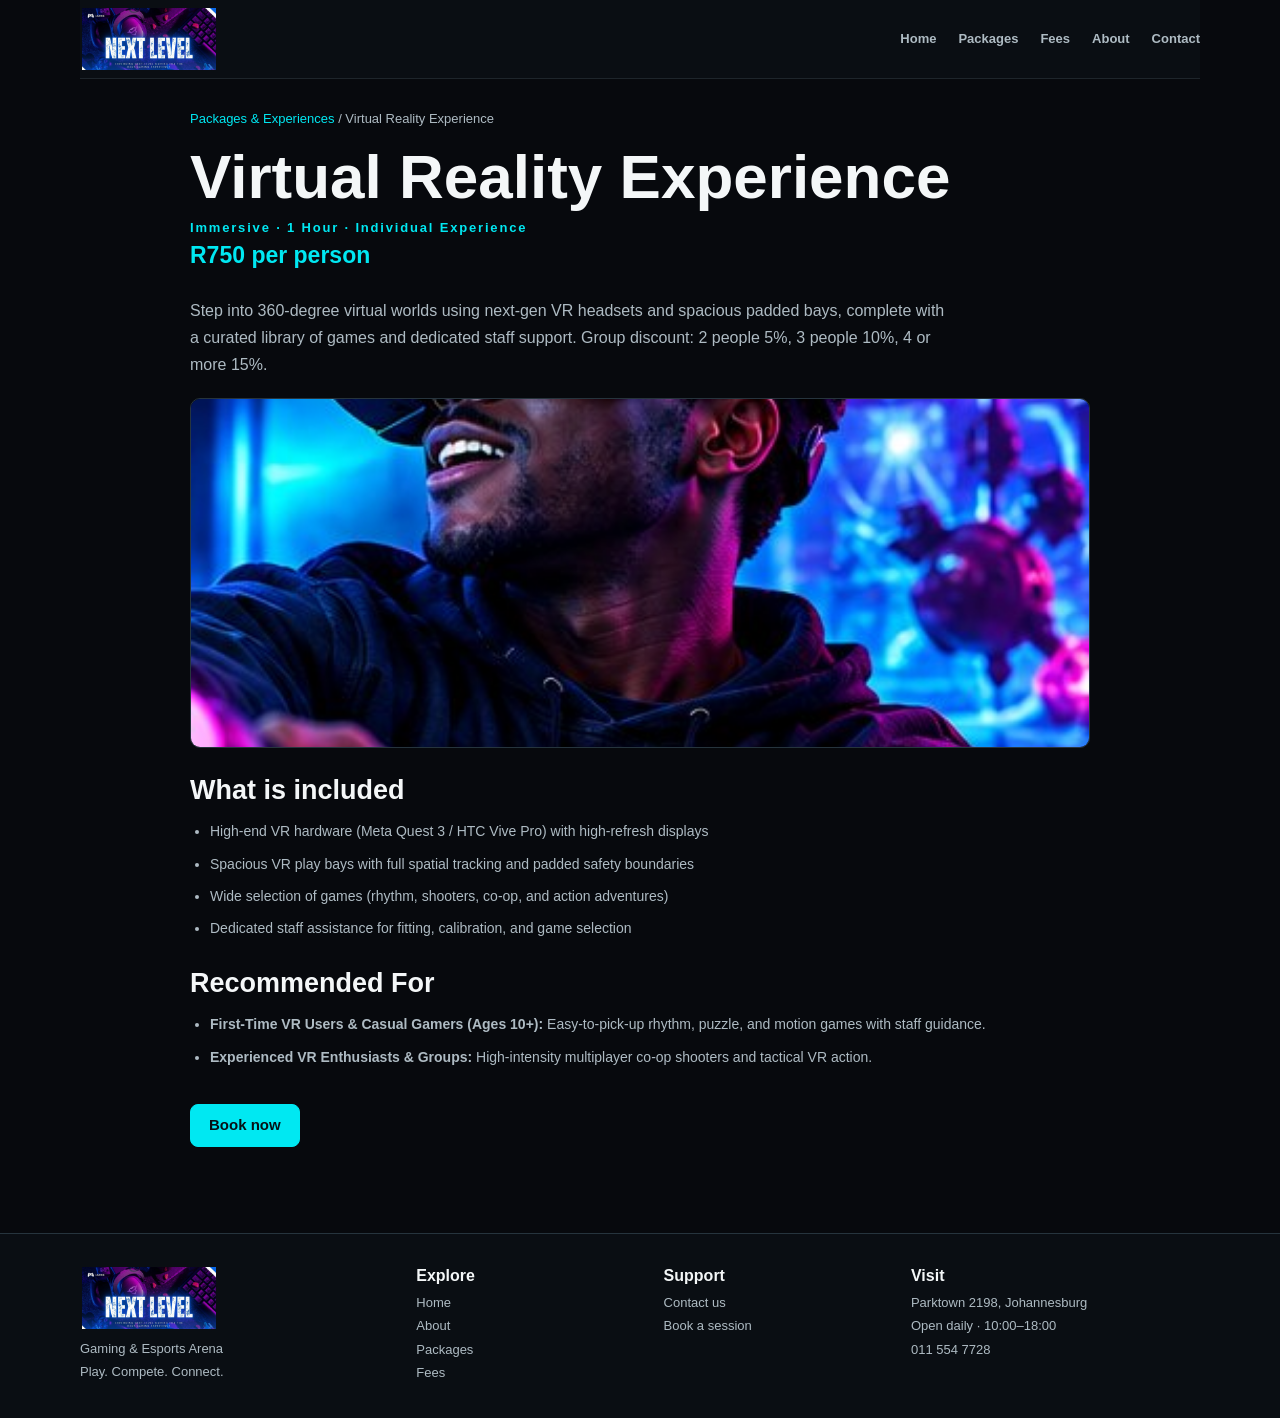
<file: Virtual Reality.html>
<!DOCTYPE html>
<html lang="en">
<head>
  <link rel="stylesheet" href="style.css">
  <meta charset="utf-8" />
  <meta name="viewport" content="width=device-width, initial-scale=1" />
  <title>Virtual Reality Experience | Next Level</title>
  <link rel="preconnect" href="https://fonts.googleapis.com">
  <link rel="preconnect" href="https://fonts.gstatic.com" crossorigin>
  <script src="js/script.js" defer></script>
</head>
<body>
  <a class="skip-link" href="#main">Skip to content</a>
  <header class="site-header container">
    <a class="logo" href="index.html" aria-label="Next Level Arena home"><img class="brand-logo" src="assets/next-level-logo.png" alt="Next Level Gaming"></a>
    <nav>
      <a href="index.html">Home</a>
      <a href="packages.html">Packages</a>
      <a href="fees.html">Fees</a>
      <a href="about.html">About</a>
      <a href="contact.html">Contact</a>
    </nav>
  </header>

  <!-- VR experience overview, inclusions, and booking link. -->
  <main id="main" class="container detail-page">
    <p class="crumb"><a href="packages.html">Packages &amp; Experiences</a> / Virtual Reality Experience</p>
    <h1>Virtual Reality Experience</h1>
    <p class="eyebrow">Immersive · 1 Hour · Individual Experience</p>
    <p class="price">R750 <span>per person</span></p>
    <p class="lead">Step into 360-degree virtual worlds using next-gen VR headsets and spacious padded bays, complete with a curated library of games and dedicated staff support. Group discount: 2 people 5%, 3 people 10%, 4 or more 15%.</p>
    <img class="detail-image" src="assets/vr-experience.jpg" alt="Player immersed in a virtual reality game">

    <h2>What is included</h2>
    <ul class="bullets">
      <li>High-end VR hardware (Meta Quest 3 / HTC Vive Pro) with high-refresh displays</li>
      <li>Spacious VR play bays with full spatial tracking and padded safety boundaries</li>
      <li>Wide selection of games (rhythm, shooters, co-op, and action adventures)</li>
      <li>Dedicated staff assistance for fitting, calibration, and game selection</li>
    </ul>

    <h2>Recommended For</h2>
    <ul class="bullets">
      <li><strong>First-Time VR Users & Casual Gamers (Ages 10+):</strong> Easy-to-pick-up rhythm, puzzle, and motion games with staff guidance.</li>
      <li><strong>Experienced VR Enthusiasts & Groups:</strong> High-intensity multiplayer co-op shooters and tactical VR action.</li>
    </ul>

    <div>
      <a class="btn btn-primary" href="fees.html?package=vr">Book now</a>
    </div>
  </main>
  <footer class="site-footer">
    <div class="container footer-grid">
      <div>
        <a class="logo" href="index.html" aria-label="Next Level Arena home"><img class="brand-logo" src="assets/next-level-logo.png" alt="Next Level Gaming"></a>
        <p>Gaming &amp; Esports Arena<br>Play. Compete. Connect.</p>
      </div>
      <nav aria-label="Explore">
        <h4>Explore</h4>
        <ul>
          <li><a href="index.html">Home</a></li>
          <li><a href="about.html">About</a></li>
          <li><a href="packages.html">Packages</a></li>
          <li><a href="fees.html">Fees</a></li>
        </ul>
      </nav>
      <nav aria-label="Support">
        <h4>Support</h4>
        <ul>
          <li><a href="contact.html">Contact us</a></li>
          <li><a href="fees.html">Book a session</a></li>
        </ul>
      </nav>
      <address>
        <h4>Visit</h4>
        Parktown 2198, Johannesburg<br>
        Open daily · 10:00–18:00<br>
        <a href="tel:+27115547728">011 554 7728</a>
      </address>
    </div>
  </footer>
</body>
</html>
</file>
<file: style.css>
:root {
  color-scheme: dark;
  --bg: #07090d;
  --surface: #10161d;
  --line: #26343d;
  --text: #f4f7f8;
  --muted: #aebbc3;
  --cyan: #00e8f2;
  --purple: #d36eff;
  --green: #39e58c;
  --font-head: "Rajdhani", "Arial Narrow", sans-serif;
  --heading: var(--font-head);
  --dim: var(--muted);
  --cy: var(--cyan);
  --li: #b8f46a;
  --vi: var(--purple);
  --cd: var(--surface);
  font-family: "Inter", Arial, sans-serif;
  background: var(--bg);
  color: var(--text);
}

* { box-sizing: border-box; }
html { scroll-behavior: smooth; }
body { min-width: 320px; margin: 0; background: var(--bg); color: var(--text); font-size: 15px; line-height: 1.6; }
img { display: block; max-width: 100%; }
a { color: inherit; text-decoration: none; }
button, input, select, textarea { font: inherit; }
[hidden] { display: none !important; }
.container { width: min(1120px, calc(100% - 48px)); margin-inline: auto; }
.skip-link { position: fixed; z-index: 20; top: 10px; left: 10px; padding: 10px 14px; transform: translateY(-150%); background: var(--cyan); color: #071116; font-weight: 700; }
.skip-link:focus { transform: translateY(0); }
a:focus-visible, button:focus-visible, input:focus-visible, select:focus-visible, textarea:focus-visible { outline: 2px solid var(--cyan); outline-offset: 3px; }

.site-header { position: relative; z-index: 5; border-bottom: 1px solid rgba(159,189,201,.13); background: #0a0e13; }
.site-header.container { min-height: 76px; display: flex; align-items: center; justify-content: space-between; gap: 24px; padding-block: 8px; }
.header-inner { min-height: 76px; display: flex; align-items: center; gap: 25px; }
.brand, .logo { display: inline-flex; align-items: center; flex: 0 0 auto; }
.brand-logo { width: 138px; max-height: 62px; object-fit: contain; }
.logo-mark { width: 34px; height: 34px; display: grid; place-items: center; margin-right: 9px; border-radius: 10px 4px 10px 4px; background: linear-gradient(140deg,#7b00ff,#00a8ff); color: #fff; font-family: var(--font-head); font-size: 20px; font-weight: 700; }
.site-nav { display: flex; flex: 1; align-items: center; justify-content: center; gap: 21px; }
.site-nav a, .main-nav a, .site-header > nav a { color: var(--muted); font-size: 13px; font-weight: 600; }
.site-nav a:hover, .site-nav a[aria-current="page"], .main-nav a:hover, .main-nav a[aria-current="page"], .site-header > nav a:hover { color: var(--cyan); }
.site-header > nav { display: flex; flex-wrap: wrap; align-items: center; justify-content: center; gap: 12px 22px; }
.main-nav { flex: 1; }
.main-nav ul { display: flex; flex-wrap: wrap; align-items: center; justify-content: center; gap: 9px 21px; margin: 0; padding: 0; list-style: none; }
.header-actions { display: flex; align-items: center; gap: 8px; }
.menu-toggle { display: none; }
.button, .btn { min-height: 43px; display: inline-flex; align-items: center; justify-content: center; gap: 8px; padding: 8px 18px; border: 1px solid var(--line); border-radius: 8px; background: transparent; color: var(--text); font-family: var(--font-head); font-size: 15px; font-weight: 700; cursor: pointer; transition: transform .18s ease, background .18s ease, border-color .18s ease; }
.button:hover, .btn:hover { transform: translateY(-2px); border-color: var(--cyan); }
.button-primary, .btn-primary { border-color: var(--cyan); background: var(--cyan); color: #061115; }
.button-primary:hover, .btn-primary:hover { background: #58f6fb; color: #061115; }
.button-outline, .button-quiet { border-color: var(--line); background: transparent; color: var(--text); }
.button-small { min-height: 37px; padding-inline: 14px; font-size: 14px; }
.button-wide { width: 100%; }
.button-row { display: flex; flex-wrap: wrap; gap: 12px; margin-top: 26px; }

h1, h2, h3, h4 { font-family: var(--font-head); line-height: 1.08; }
h1 { margin: 0 0 14px; font-size: clamp(44px, 6vw, 72px); }
h2 { margin: 0 0 10px; font-size: clamp(28px, 4vw, 42px); }
h3 { margin: 0 0 8px; font-size: 23px; }
p { margin-top: 0; }
.eyebrow { margin: 0; color: var(--cyan); font-family: var(--font-head); font-size: 13px; font-weight: 700; letter-spacing: .14em; line-height: 1.4; }
.eyebrow.experience, .eyebrow-purple { color: var(--purple); }
.lead { max-width: 620px; color: var(--muted); font-size: 16px; line-height: 1.7; }
.container main, main.container { padding-block: 30px 58px; }
.page-main { min-height: 54vh; padding-block: 50px 78px; }
.page-head, .section-head { margin: 28px 0; }
.page-head h1, .section-head h1 { margin: 8px 0 12px; }
.page-head .lead, .section-head .lead { max-width: 650px; }
.page-head:has(.chips) { display: flex; align-items: end; justify-content: space-between; gap: 18px; }

.hero { min-height: 480px; display: grid; grid-template-columns: 1fr 1fr; align-items: center; gap: 44px; padding-block: 48px; }
.hero-copy { padding-block: 12px; }
.hero h1 { margin-block: 8px 15px; }
.hero-art { position: relative; }
.hero-art img, .hero > img { width: 100%; height: 340px; border: 1px solid var(--line); border-radius: 12px; object-fit: cover; }
.image-caption { position: absolute; right: 14px; bottom: 14px; padding: 7px 11px; border-radius: 5px; background: rgba(7,9,13,.9); font-family: var(--font-head); font-size: 12px; font-weight: 700; }
.status-dot { display: inline-block; width: 7px; height: 7px; margin-right: 7px; border-radius: 50%; background: var(--green); }
.hero-note { display: flex; justify-content: space-between; gap: 10px; margin-top: 30px; color: #829198; font-family: var(--font-head); font-size: 11px; letter-spacing: .08em; }
.quick-facts { display: grid; grid-template-columns: repeat(4,1fr); border-block: 1px solid var(--line); }
.quick-facts div { min-height: 92px; display: flex; flex-direction: column; justify-content: center; padding: 14px 20px; border-right: 1px solid var(--line); }
.quick-facts div:last-child { border: 0; }
.quick-facts strong { font-family: var(--font-head); font-size: 26px; }
.quick-facts div > span { color: var(--muted); font-family: var(--font-head); font-size: 11px; font-weight: 700; letter-spacing: .1em; }
.accent { color: var(--cyan); }
.section-block { padding-block: 70px; }
.section-heading { display: flex; align-items: end; justify-content: space-between; gap: 20px; margin-bottom: 22px; }
.text-link { display: inline-flex; gap: 6px; color: var(--cyan); font-size: 13px; font-weight: 700; }
.package-grid, .grid { display: grid; grid-template-columns: repeat(3,minmax(0,1fr)); gap: 18px; margin-block: 20px 35px; }
.package-grid-home { grid-template-columns: repeat(3,minmax(0,1fr)); }
.grid-4 { grid-template-columns: repeat(4,minmax(0,1fr)); }
.package-card, .card { min-width: 0; overflow: hidden; border: 1px solid var(--line); border-radius: 11px; background: var(--surface); }
.card { padding: 18px; }
.package-card:hover, .card:hover { border-color: rgba(0,232,242,.55); }
.package-image { position: relative; display: block; overflow: hidden; aspect-ratio: 1.65; background: #141c25; }
.package-image img, .card-image { width: 100%; height: 100%; object-fit: cover; transition: transform .3s ease; }
.package-card:hover .package-image img { transform: scale(1.035); }
.image-tag { position: absolute; right: 10px; bottom: 10px; padding: 5px 8px; border: 1px solid rgba(255,255,255,.2); border-radius: 4px; background: rgba(7,9,13,.85); font-family: var(--font-head); font-size: 11px; font-weight: 700; }
.package-content { padding: 15px 17px; }
.package-content h2, .package-content h3, .card h2, .card h3 { margin-block: 7px; font-size: 23px; }
.package-content > p:not(.eyebrow), .card > p { min-height: 40px; color: var(--muted); font-size: 13px; }
.meta, .price-row, .card-bottom { display: flex; align-items: center; justify-content: space-between; gap: 10px; }
.meta { margin-block: 12px 5px; color: var(--muted); font-size: 12px; }
.price { color: var(--cyan); font-family: var(--font-head); font-size: 23px; font-weight: 700; }
.price-row, .card-bottom { padding-top: 12px; border-top: 1px solid var(--line); }
.card-image { width: calc(100% + 36px); max-width: none; height: 175px; margin: -18px -18px 15px; }
.feature-band { display: grid; grid-template-columns: .8fr 1.2fr; align-items: center; gap: 35px; margin-bottom: 65px; padding: 28px; border: 1px solid var(--line); border-radius: 12px; background: var(--surface); }
.feature-band p:not(.eyebrow) { color: var(--muted); }
.feature-band img { width: 100%; height: 230px; border-radius: 8px; object-fit: cover; }

.site-footer { margin-top: 28px; border-top: 1px solid var(--line); background: #0a0e13; }
.footer-grid { display: grid; grid-template-columns: 1.4fr 1fr 1fr 1.3fr; gap: 25px; padding-block: 33px; color: var(--muted); font-size: 13px; line-height: 1.8; }
.footer-grid .logo, .footer-grid .brand { margin-bottom: 8px; }
.footer-grid p { margin: 0; }
.footer-grid nav, .footer-grid address { font-style: normal; }
.footer-grid h2, .footer-grid h4 { margin: 0 0 7px; color: var(--text); font-size: 16px; }
.footer-grid nav ul { margin: 0; padding: 0; list-style: none; }
.footer-grid a:hover { color: var(--cyan); }
.footer-bottom { display: flex; justify-content: space-between; padding-block: 10px 16px; border-top: 1px solid rgba(159,189,201,.1); color: #78868c; font-size: 11px; }

.contact-grid { display: grid; grid-template-columns: 1.2fr .8fr; gap: 20px; }
.contact-grid .card { padding: 22px; }
.contact-grid .row, .form-row { display: grid; grid-template-columns: 1fr 1fr; gap: 14px; }
.field { display: flex; flex-direction: column; gap: 6px; margin-bottom: 14px; }
.field label { font-size: 12px; font-weight: 600; }
.field input, .field select, .field textarea { width: 100%; min-height: 44px; padding: 10px 12px; border: 1px solid var(--line); border-radius: 7px; background: #0b1016; color: var(--text); font-size: 13px; }
.field textarea { min-height: 110px; resize: vertical; }
.field input::placeholder, .field textarea::placeholder { color: #74848c; }
.info { display: grid; gap: 11px; }
.info-item { padding: 16px; border: 1px solid var(--line); border-radius: 9px; background: var(--surface); }
.info-item h3 { margin: 5px 0; font-size: 20px; }
.info-item p { margin: 0; color: var(--muted); font-size: 13px; }
.form-note { margin-top: 10px; color: #829198; font-size: 11px; }

.detail-page { max-width: 900px; }
.detail-page .crumb { margin: 0 0 14px; color: var(--muted); font-size: 13px; }
.detail-page .crumb a { color: var(--cyan); }
.detail-page > h1 { margin-block: 8px; font-size: clamp(42px,6vw,62px); }
.detail-page > h2 { margin-top: 28px; font-size: 27px; }
.detail-page > .lead { max-width: 760px; }
.detail-image { width: 100%; max-height: 350px; margin-block: 20px; border: 1px solid var(--line); border-radius: 10px; object-fit: cover; }
.bullets { display: grid; gap: 7px; padding-left: 20px; color: var(--muted); font-size: 14px; }
.detail-page > .bullets { line-height: 1.8; }
.detail-page .btn { margin-top: 20px; }

.booking-layout { display: grid; grid-template-columns: minmax(0,1.55fr) minmax(285px,.8fr); align-items: start; gap: 24px; }
.booking-section { margin: 0 0 22px; padding: 0; border: 0; }
.booking-section legend { margin-bottom: 12px; font-family: var(--font-head); font-size: 21px; font-weight: 700; }
.booking-section legend span { margin-right: 8px; color: var(--cyan); }
.option-list { display: grid; gap: 8px; }
.option { min-height: 58px; display: flex; align-items: center; justify-content: space-between; gap: 12px; padding: 10px 13px; border: 1px solid var(--line); border-radius: 8px; background: var(--surface); cursor: pointer; }
.option:has(input:checked), .option.selected { border-color: var(--cyan); background: rgba(0,232,242,.08); }
.option b, .option strong { display: block; font-family: var(--font-head); font-size: 16px; }
.option i { display: block; color: var(--muted); font-size: 11px; font-style: normal; }
.option em { color: var(--cyan); font-size: 13px; font-style: normal; font-weight: 700; }
.option input { accent-color: var(--cyan); }
.chips { display: flex; flex-wrap: wrap; gap: 8px; }
.chips button { min-height: 37px; padding: 0 11px; border: 1px solid var(--line); border-radius: 7px; background: var(--surface); color: var(--muted); font-size: 12px; cursor: pointer; }
.chips button.active, .chips button[aria-pressed="true"], .chips button:hover { border-color: var(--cyan); background: rgba(0,232,242,.1); color: var(--cyan); }
.quantity { display: inline-flex; align-items: center; gap: 13px; }
.quantity button { width: 39px; height: 39px; border: 1px solid var(--cyan); border-radius: 7px; background: transparent; color: var(--cyan); font-size: 20px; cursor: pointer; }
.quantity input { width: 68px; min-height: 39px; padding: 5px; border: 1px solid var(--line); border-radius: 7px; background: #0b1016; color: var(--text); text-align: center; }
.quantity b, .quantity output { min-width: 24px; font-family: var(--font-head); font-size: 22px; text-align: center; }
.summary-package { display: flex; align-items: center; gap: 12px; margin-block: 16px; }
.summary-image { width: 82px; height: 66px; flex: 0 0 auto; border-radius: 6px; object-fit: cover; }
.summary-package strong, .summary-package span { display: block; }
.summary-package span { margin-top: 4px; color: var(--muted); font-size: 11px; }
.summary { position: sticky; top: 20px; padding: 20px; border: 1px solid var(--line); border-radius: 10px; background: var(--surface); }
.summary h3 { margin-bottom: 13px; }
.summary .row { display: flex; justify-content: space-between; gap: 10px; padding-block: 8px; border-bottom: 1px solid var(--line); color: var(--muted); font-size: 12px; }
.summary .row.total { margin-top: 7px; border: 0; color: var(--text); font-size: 15px; }
.summary .row.total b { color: var(--cyan); font-family: var(--font-head); font-size: 24px; }
.summary .btn { width: 100%; margin-top: 15px; }
.booking-contact { margin-top: 18px; }
.booking-status { margin-top: 12px; color: var(--green); font-size: 13px; }
.booking-error { color: #ffaaa2; }

@media (max-width: 900px) {
  .site-nav, .main-nav ul { gap: 12px; }
  .grid { grid-template-columns: repeat(2,minmax(0,1fr)); }
  .grid-4 { grid-template-columns: repeat(2,minmax(0,1fr)); }
  .package-grid-home { grid-template-columns: repeat(3,minmax(0,1fr)); gap: 12px; }
  .package-grid-home .package-content { padding: 12px; }
  .package-grid-home .package-content h3 { font-size: 19px; }
  .package-grid-home .package-content > p:not(.eyebrow) { min-height: 62px; font-size: 12px; }
}
@media (max-width: 680px) {
  .container { width: min(100% - 34px,560px); }
  .header-inner { min-height: 68px; flex-wrap: wrap; justify-content: space-between; gap: 8px; padding-block: 7px; }
  .brand-logo { width: 118px; max-height: 53px; }
  .site-nav { flex-basis: 100%; order: 3; flex-wrap: nowrap; justify-content: flex-start; overflow-x: auto; gap: 17px; padding: 6px 0; }
  .site-nav a { white-space: nowrap; }
  .site-header.container { flex-wrap: wrap; justify-content: space-between; gap: 9px; }
  .site-header.container .main-nav { order: 3; flex-basis: 100%; overflow-x: auto; }
  .main-nav ul { flex-wrap: nowrap; justify-content: flex-start; gap: 17px; padding-block: 5px; white-space: nowrap; }
  .site-header > nav { justify-content: flex-start; }
  .hero { min-height: 0; grid-template-columns: 1fr; gap: 22px; padding-block: 36px; }
  .hero-art img, .hero > img { height: 245px; }
  .hero-note { font-size: 9px; }
  .quick-facts { grid-template-columns: 1fr 1fr; }
  .quick-facts div { min-height: 78px; padding: 11px; border-bottom: 1px solid var(--line); }
  .quick-facts div:nth-child(2) { border-right: 0; }
  .quick-facts div:nth-child(n+3) { border-bottom: 0; }
  .section-block { padding-block: 48px; }
  .section-heading { align-items: flex-start; }
  .page-head:has(.chips) { align-items: flex-start; flex-direction: column; }
  .package-grid, .grid, .grid-4, .package-grid-home, .contact-grid, .booking-layout, .feature-band { grid-template-columns: 1fr; }
  .package-grid-home .package-content > p:not(.eyebrow) { min-height: auto; }
  .feature-band { gap: 20px; margin-bottom: 42px; padding: 19px; }
  .feature-band img { height: 195px; }
  .contact-grid .row, .form-row { grid-template-columns: 1fr; gap: 0; }
  .summary { position: static; }
  .footer-grid { grid-template-columns: repeat(2,minmax(0,1fr)); gap: 18px 12px; }
  .footer-grid > :first-child { grid-column: 1/-1; }
  .footer-bottom { flex-direction: column; gap: 0; }
}
@media (prefers-reduced-motion: reduce) {
  *, *::before, *::after { scroll-behavior: auto !important; transition-duration: .01ms !important; }
}
</file>
